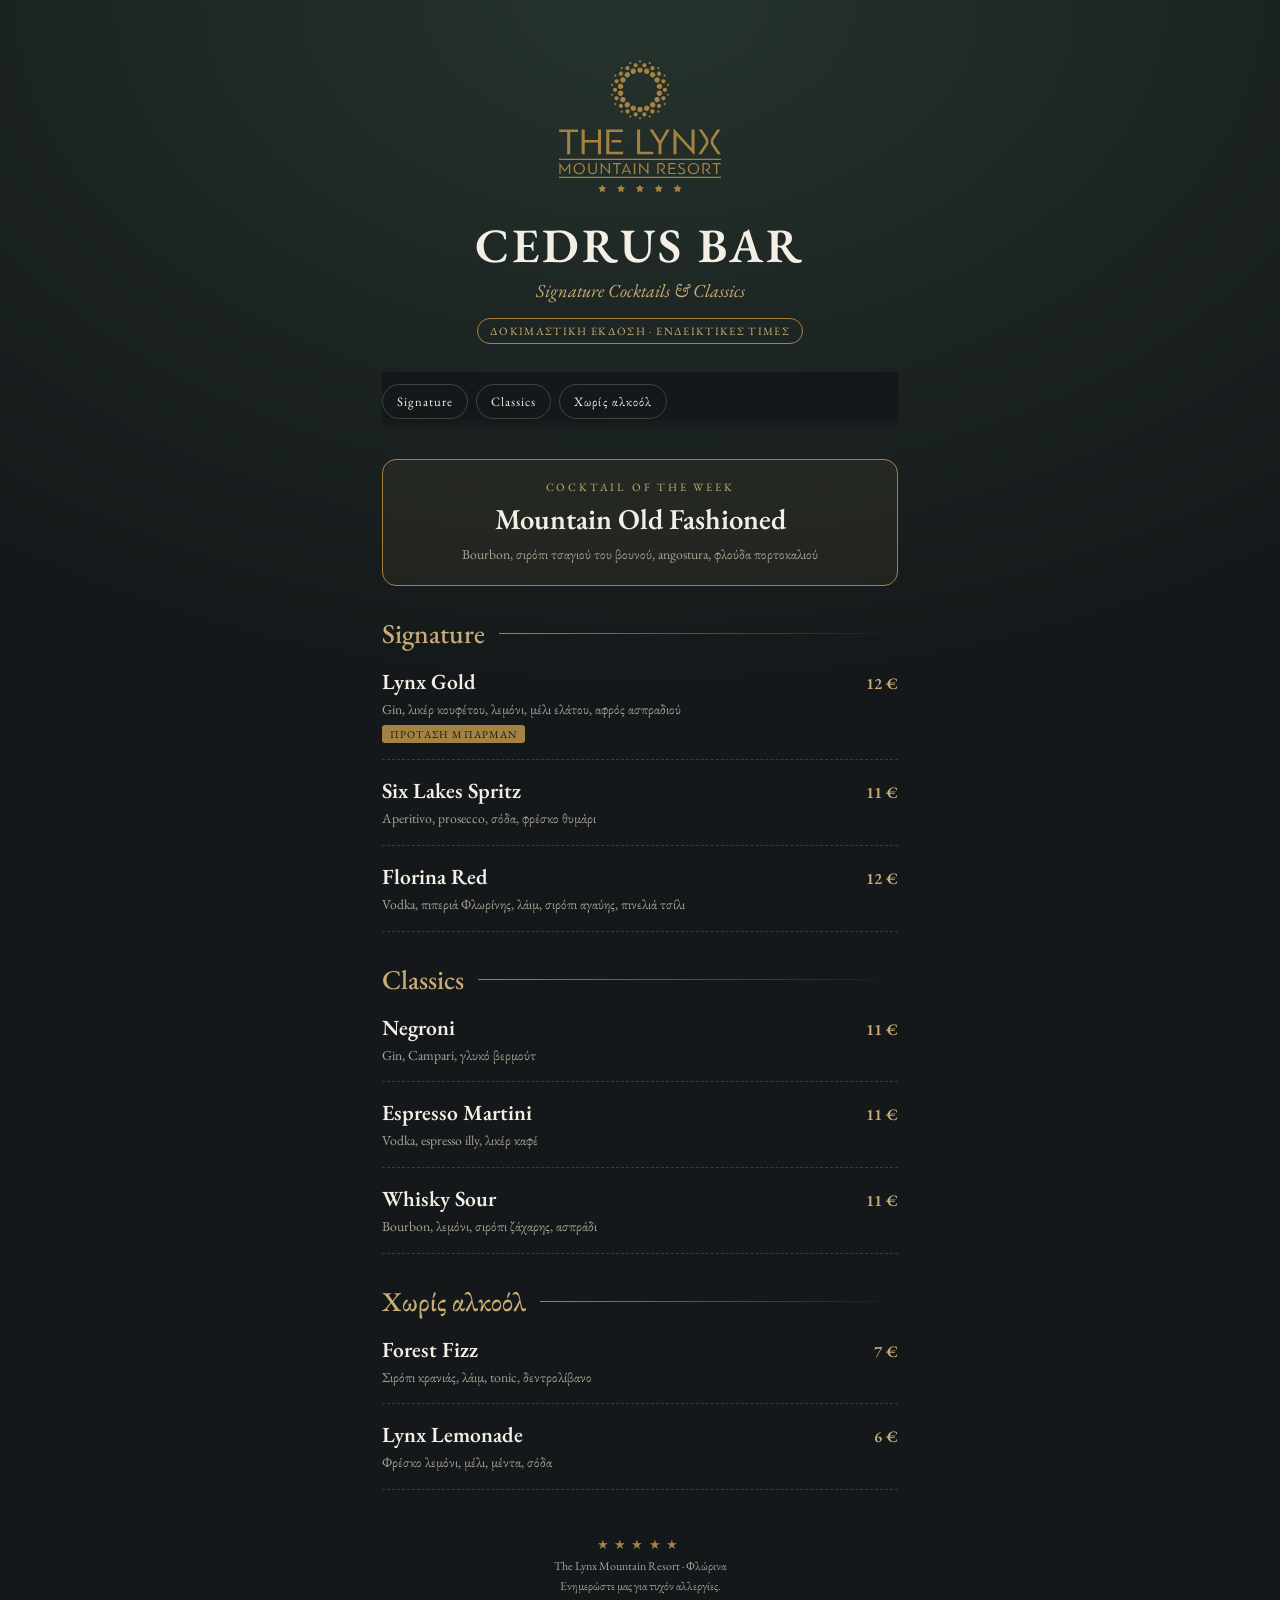
<file: index.html>
<!DOCTYPE html>
<html lang="el">
<head>
<meta charset="UTF-8">
<meta name="viewport" content="width=device-width, initial-scale=1">
<title>Cedrus Bar · The Lynx Mountain Resort</title>
<link href="assets/fonts.css" rel="stylesheet">
<style>
  :root{
    --gold:#A48242; --gold-soft:#c9ad74; --ink:#14181a; --forest:#1c2622;
    --cream:#f4efe4; --muted:#a9a596;
  }
  *{box-sizing:border-box;margin:0;padding:0}
  body{
    background:radial-gradient(120% 60% at 50% 0%, #26332d 0%, var(--ink) 70%);
    color:var(--cream); font-family:'EB Garamond',serif; min-height:100vh;
  }
  .wrap{max-width:560px;margin:0 auto;padding:28px 22px 60px}
  header{text-align:center;padding:26px 0 18px}
  .logo{width:170px;height:auto;display:block;margin:0 auto 18px}
  .brand{letter-spacing:.32em;font-size:.72rem;color:var(--gold-soft);text-transform:uppercase}
  h1{font-family:'EB Garamond',serif;font-weight:600;font-size:3rem;letter-spacing:.06em;margin:10px 0 2px;color:var(--cream)}
  .sub{font-family:'EB Garamond',serif;font-style:italic;color:var(--gold-soft);font-size:1.15rem}
  .demo{display:inline-block;margin-top:16px;padding:5px 12px;border:1px solid var(--gold);border-radius:20px;font-size:.7rem;letter-spacing:.12em;color:var(--gold-soft);text-transform:uppercase}

  nav{position:sticky;top:0;z-index:5;display:flex;gap:8px;overflow-x:auto;padding:12px 0;margin:10px 0 6px;
      background:linear-gradient(var(--ink) 75%, transparent)}
  nav a{flex:none;text-decoration:none;color:var(--cream);font-size:.8rem;letter-spacing:.08em;padding:8px 14px;border:1px solid #3a463f;border-radius:20px;white-space:nowrap}
  nav a:hover{border-color:var(--gold);color:var(--gold-soft)}

  section{margin-top:30px}
  h2{font-family:'EB Garamond',serif;font-weight:500;font-size:1.7rem;color:var(--gold-soft);display:flex;align-items:center;gap:14px}
  h2::after{content:"";flex:1;height:1px;background:linear-gradient(90deg,var(--gold),transparent)}
  .item{padding:16px 0;border-bottom:1px dashed #33403a}
  .row{display:flex;justify-content:space-between;align-items:baseline;gap:12px}
  .name{font-family:'EB Garamond',serif;font-size:1.35rem;font-weight:600}
  .price{color:var(--gold-soft);font-weight:600;white-space:nowrap}
  .desc{color:var(--muted);font-size:.86rem;margin-top:4px;line-height:1.5}
  .tag{display:inline-block;margin-top:6px;font-size:.66rem;letter-spacing:.1em;text-transform:uppercase;color:var(--ink);background:var(--gold);padding:2px 8px;border-radius:3px}

  .cotw{margin-top:28px;padding:20px;border:1px solid var(--gold);border-radius:14px;background:rgba(164,130,66,.08);text-align:center}
  .cotw .k{font-size:.7rem;letter-spacing:.25em;text-transform:uppercase;color:var(--gold-soft)}
  .cotw .name{font-size:1.8rem;margin:6px 0}

  footer{text-align:center;margin-top:44px;color:var(--muted);font-size:.75rem;line-height:1.7}
  footer .stars{color:var(--gold);letter-spacing:.4em;font-size:.8rem}
</style>
</head>
<body>
<div class="wrap">

  <header>
    <img class="logo" src="assets/lynx-logo.svg" alt="The Lynx Mountain Resort">
    <h1>CEDRUS BAR</h1>
    <div class="sub">Signature Cocktails &amp; Classics</div>
    <div class="demo">Δοκιμαστική έκδοση · ενδεικτικές τιμές</div>
  </header>

  <nav>
    <a href="#signature">Signature</a>
    <a href="#classics">Classics</a>
    <a href="#zero">Χωρίς αλκοόλ</a>
  </nav>

  <div class="cotw">
    <div class="k">Cocktail of the Week</div>
    <div class="name">Mountain Old Fashioned</div>
    <div class="desc">Bourbon, σιρόπι τσαγιού του βουνού, angostura, φλούδα πορτοκαλιού</div>
  </div>

  <section id="signature">
    <h2>Signature</h2>
    <div class="item">
      <div class="row"><span class="name">Lynx Gold</span><span class="price">12 €</span></div>
      <div class="desc">Gin, λικέρ κουφέτου, λεμόνι, μέλι ελάτου, αφρός ασπραδιού</div>
      <span class="tag">Πρόταση μπάρμαν</span>
    </div>
    <div class="item">
      <div class="row"><span class="name">Six Lakes Spritz</span><span class="price">11 €</span></div>
      <div class="desc">Aperitivo, prosecco, σόδα, φρέσκο θυμάρι</div>
    </div>
    <div class="item">
      <div class="row"><span class="name">Florina Red</span><span class="price">12 €</span></div>
      <div class="desc">Vodka, πιπεριά Φλωρίνης, λάιμ, σιρόπι αγαύης, πινελιά τσίλι</div>
    </div>
  </section>

  <section id="classics">
    <h2>Classics</h2>
    <div class="item">
      <div class="row"><span class="name">Negroni</span><span class="price">11 €</span></div>
      <div class="desc">Gin, Campari, γλυκό βερμούτ</div>
    </div>
    <div class="item">
      <div class="row"><span class="name">Espresso Martini</span><span class="price">11 €</span></div>
      <div class="desc">Vodka, espresso illy, λικέρ καφέ</div>
    </div>
    <div class="item">
      <div class="row"><span class="name">Whisky Sour</span><span class="price">11 €</span></div>
      <div class="desc">Bourbon, λεμόνι, σιρόπι ζάχαρης, ασπράδι</div>
    </div>
  </section>

  <section id="zero">
    <h2>Χωρίς αλκοόλ</h2>
    <div class="item">
      <div class="row"><span class="name">Forest Fizz</span><span class="price">7 €</span></div>
      <div class="desc">Σιρόπι κρανιάς, λάιμ, tonic, δεντρολίβανο</div>
    </div>
    <div class="item">
      <div class="row"><span class="name">Lynx Lemonade</span><span class="price">6 €</span></div>
      <div class="desc">Φρέσκο λεμόνι, μέλι, μέντα, σόδα</div>
    </div>
  </section>

  <footer>
    <div class="stars">★★★★★</div>
    The Lynx Mountain Resort · Φλώρινα<br>
    Ενημερώστε μας για τυχόν αλλεργίες.
  </footer>

</div>
</body>
</html>
</file>
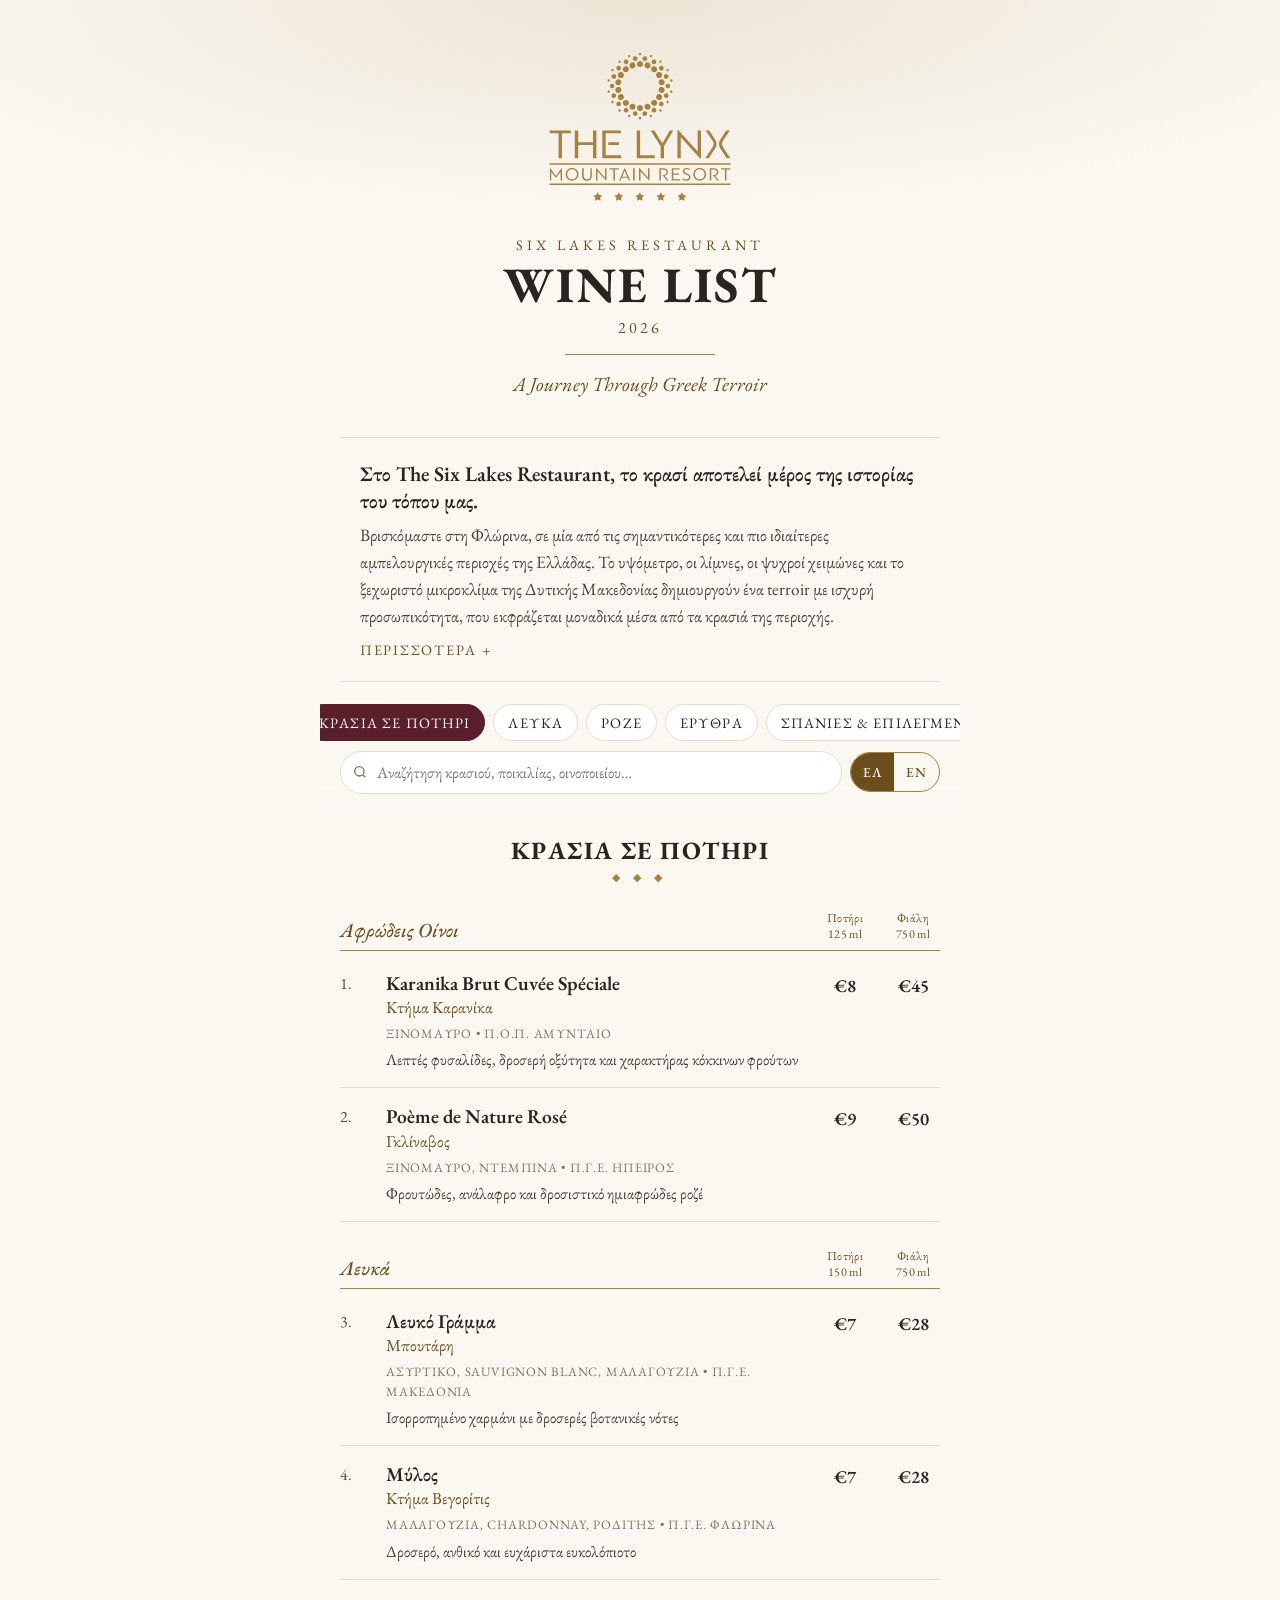
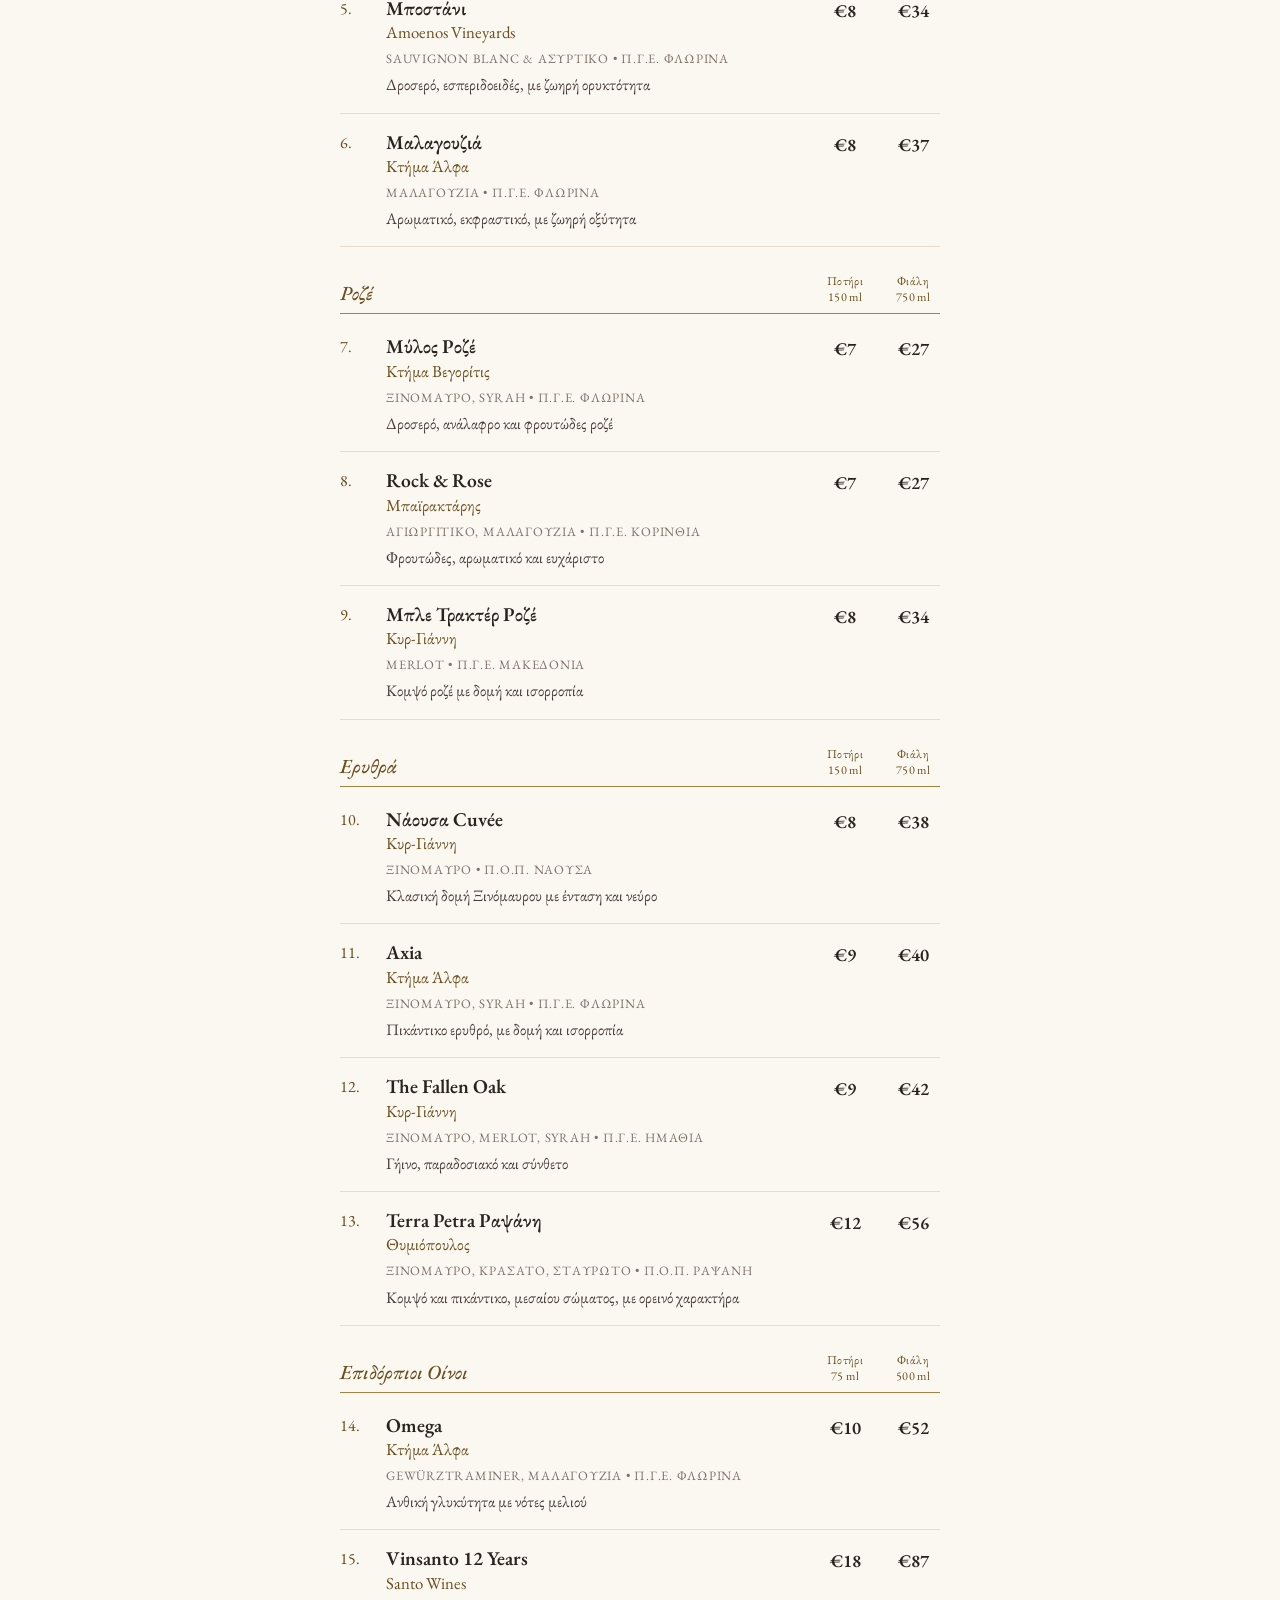
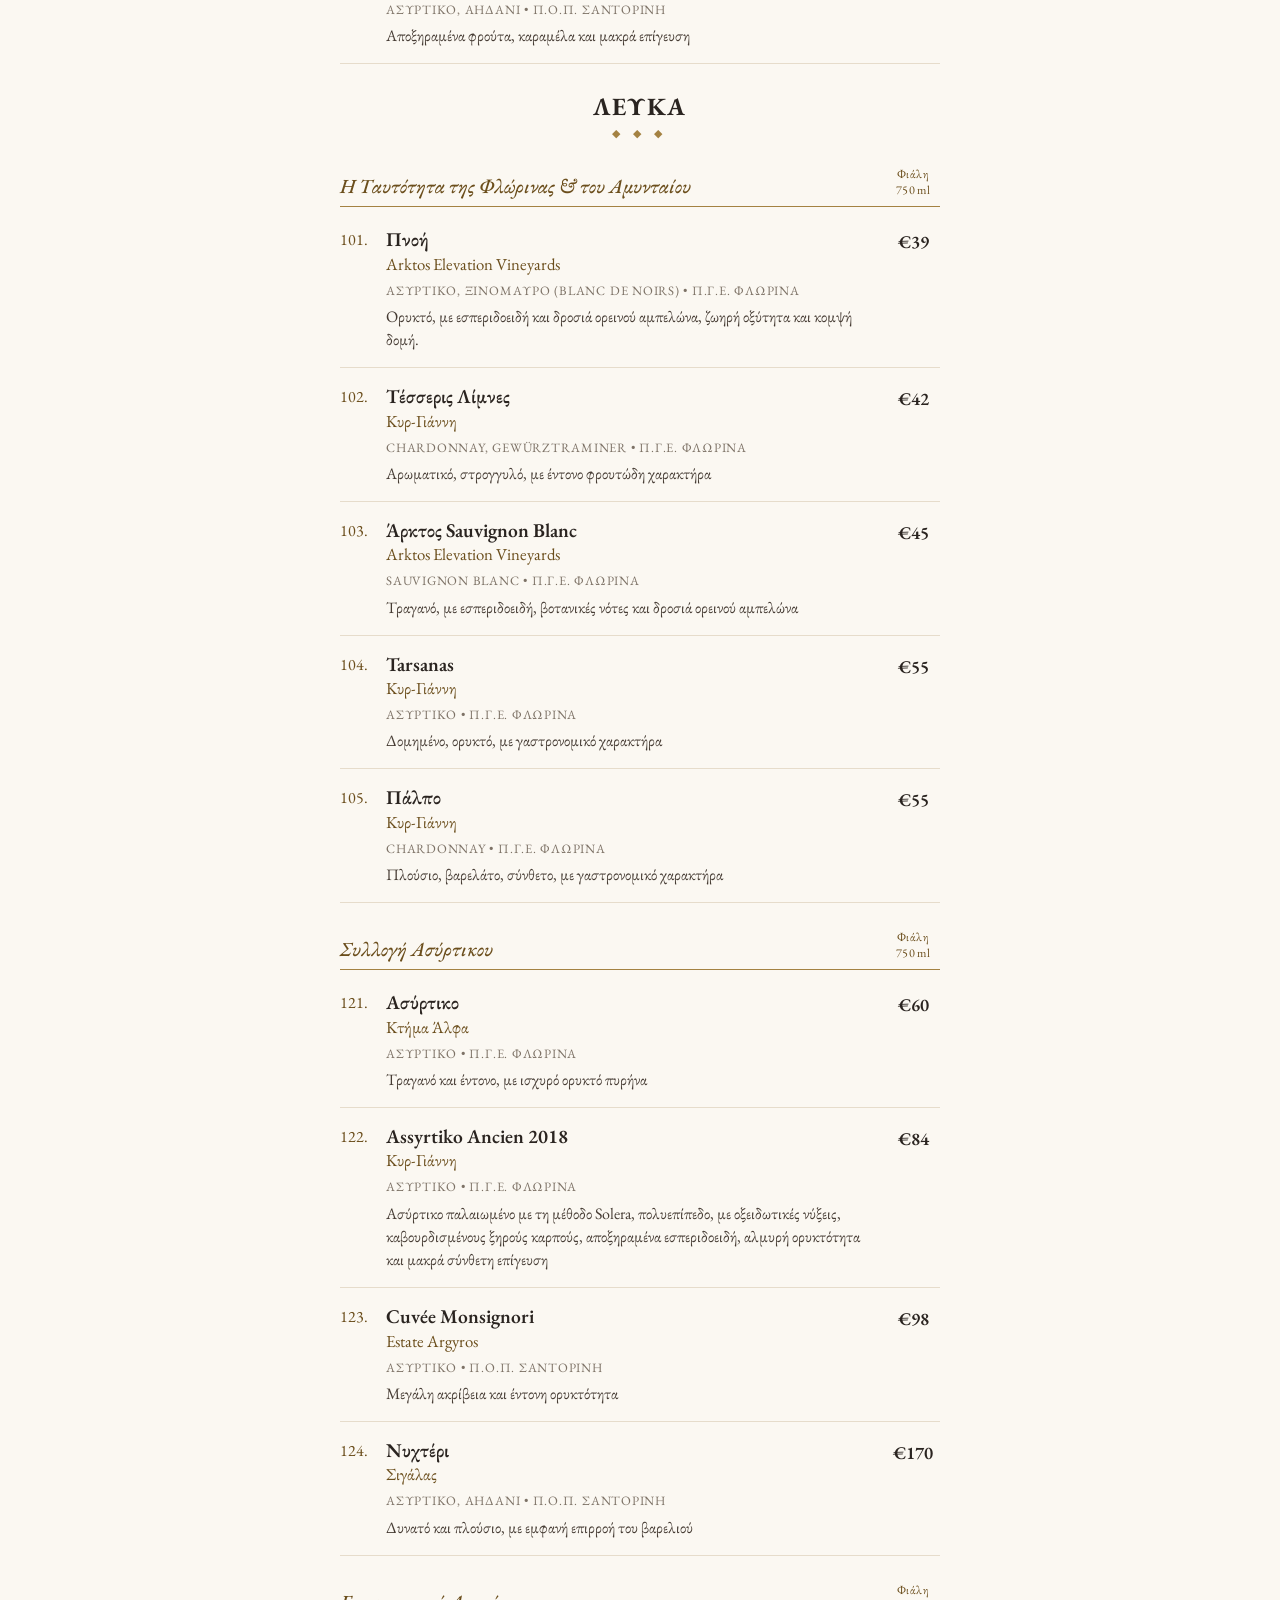
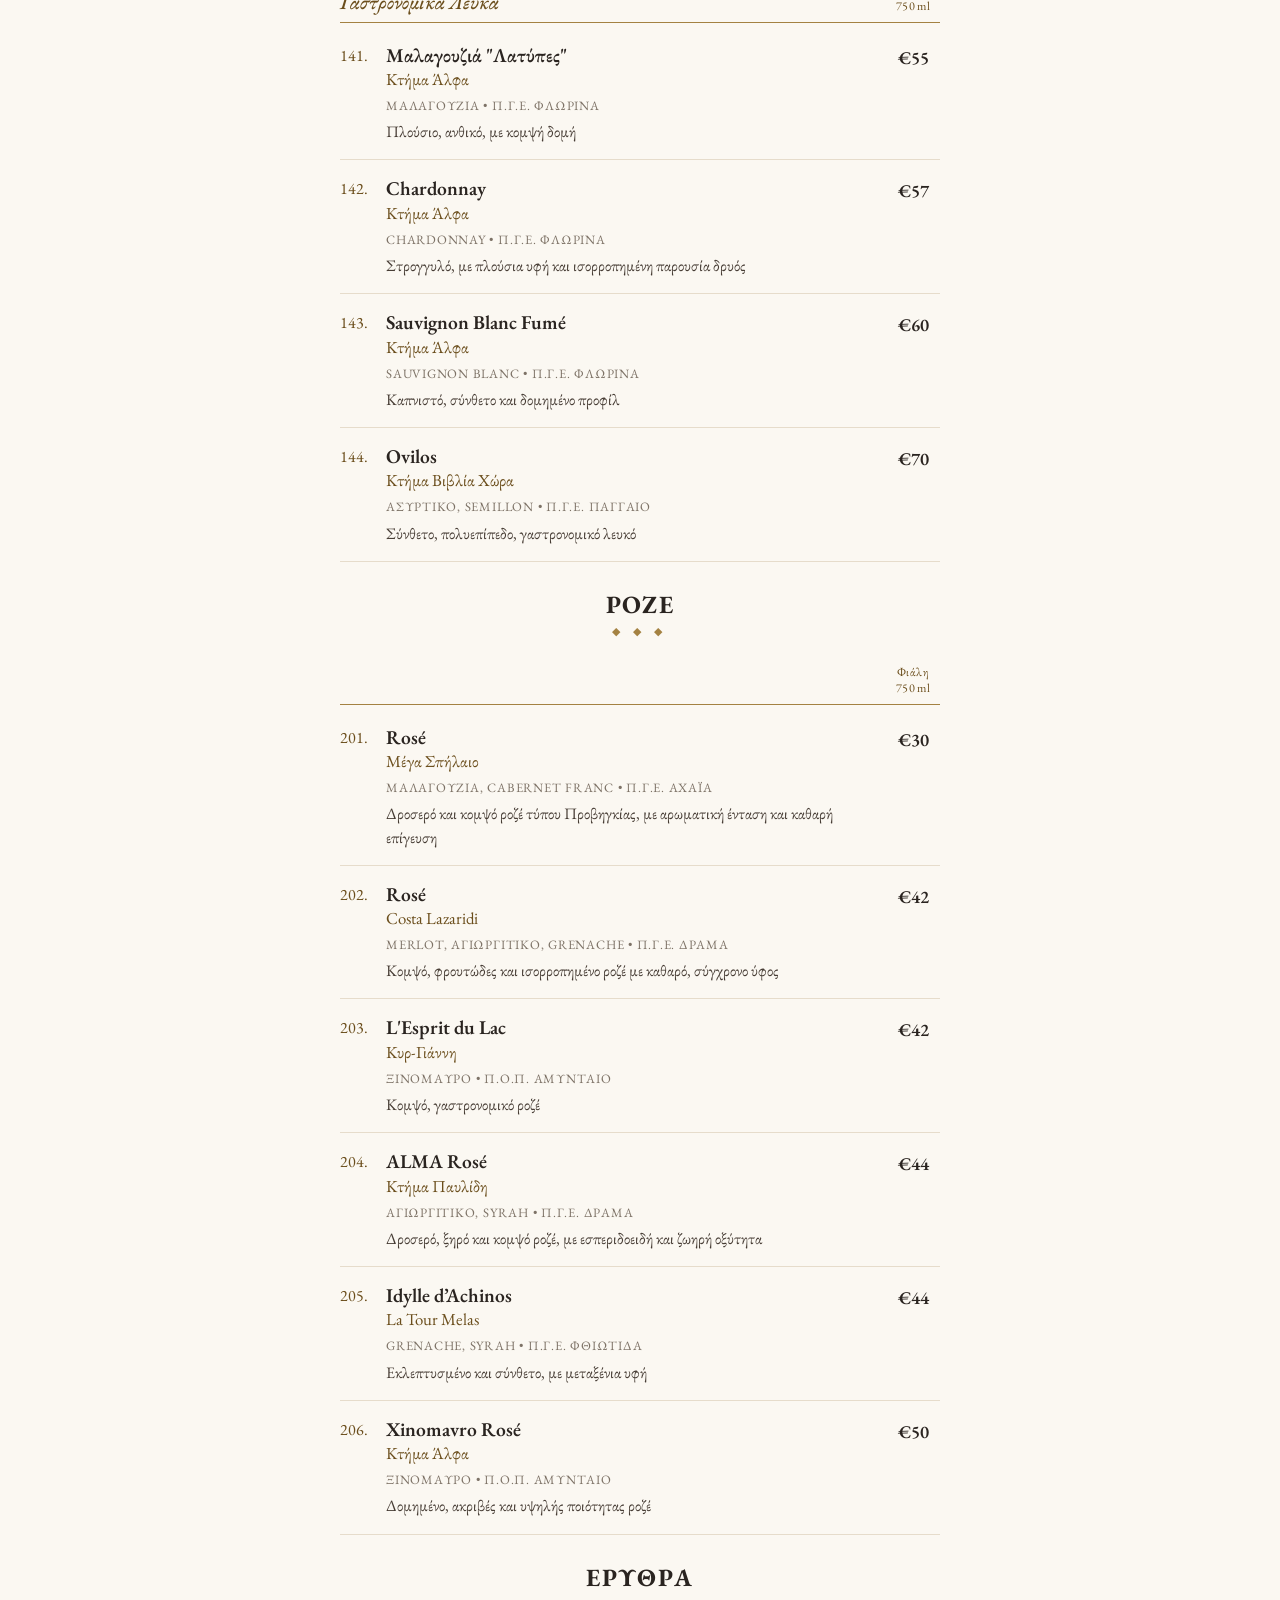
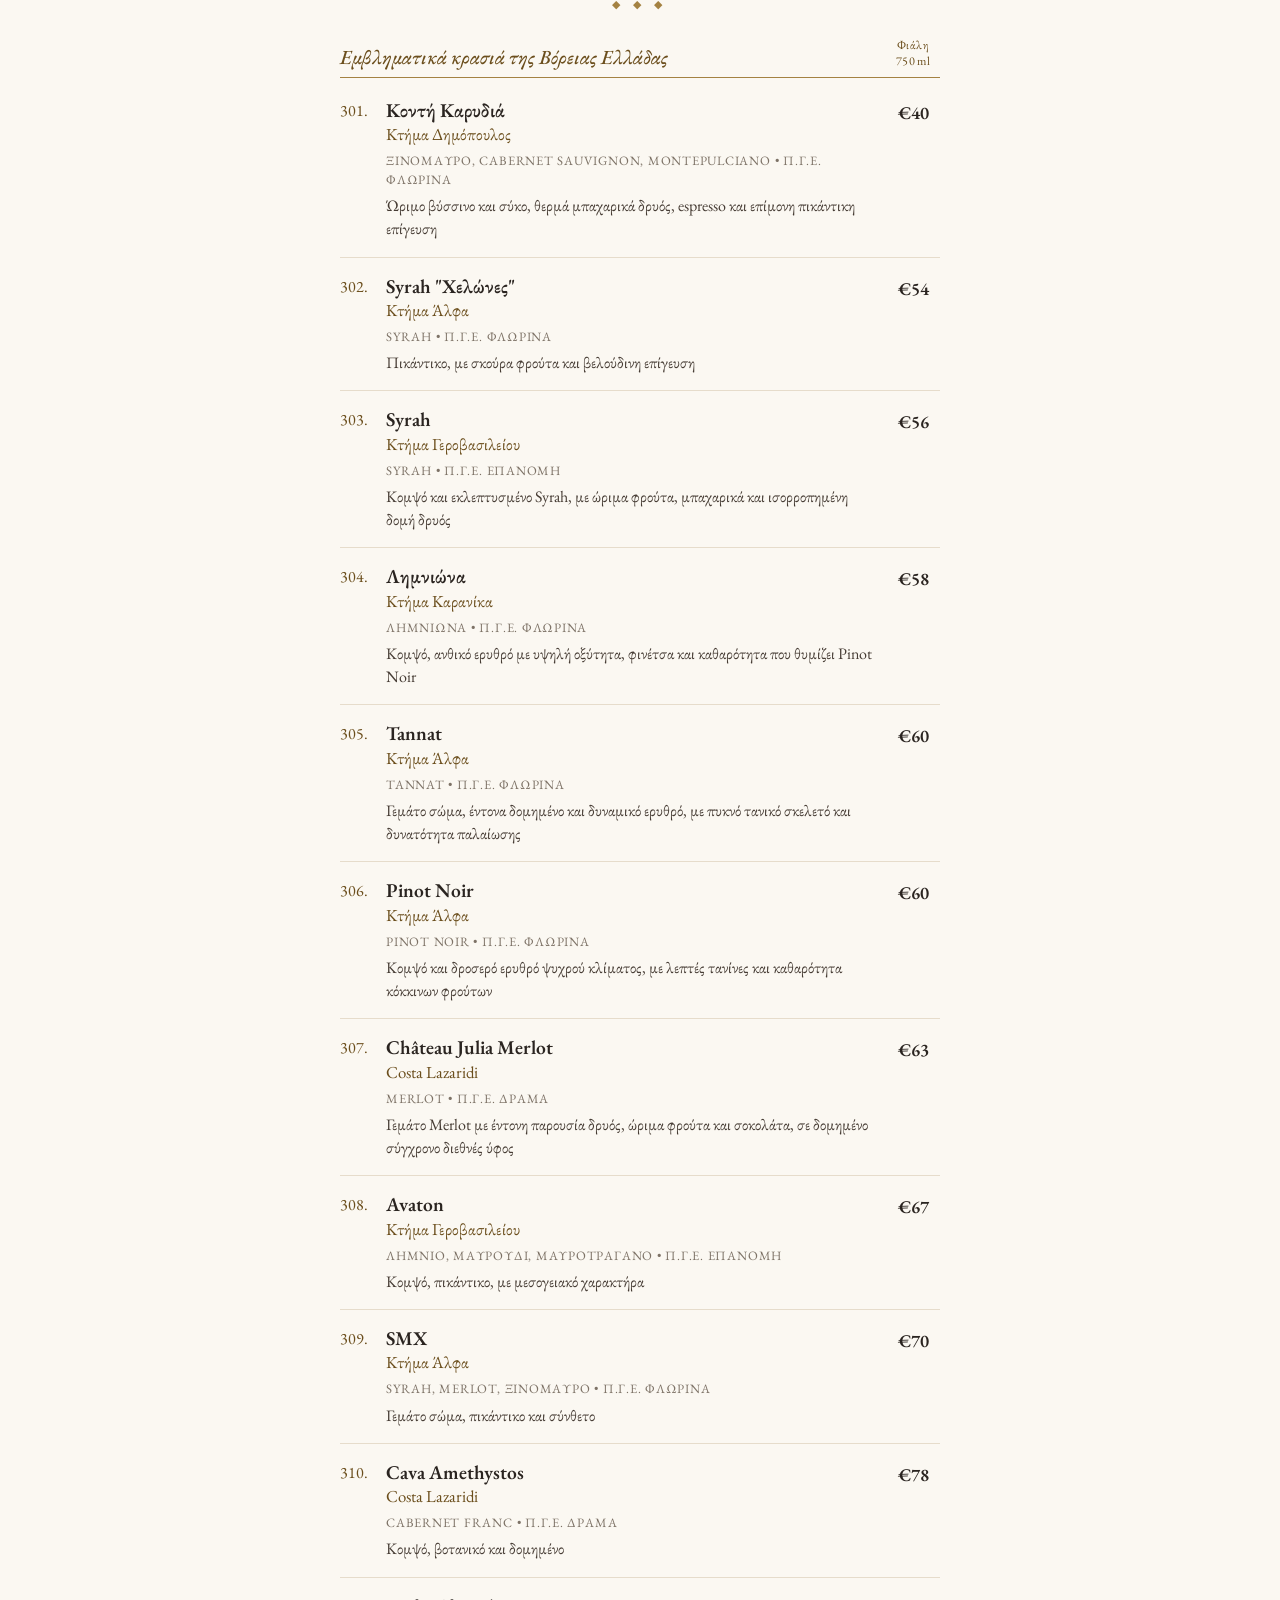
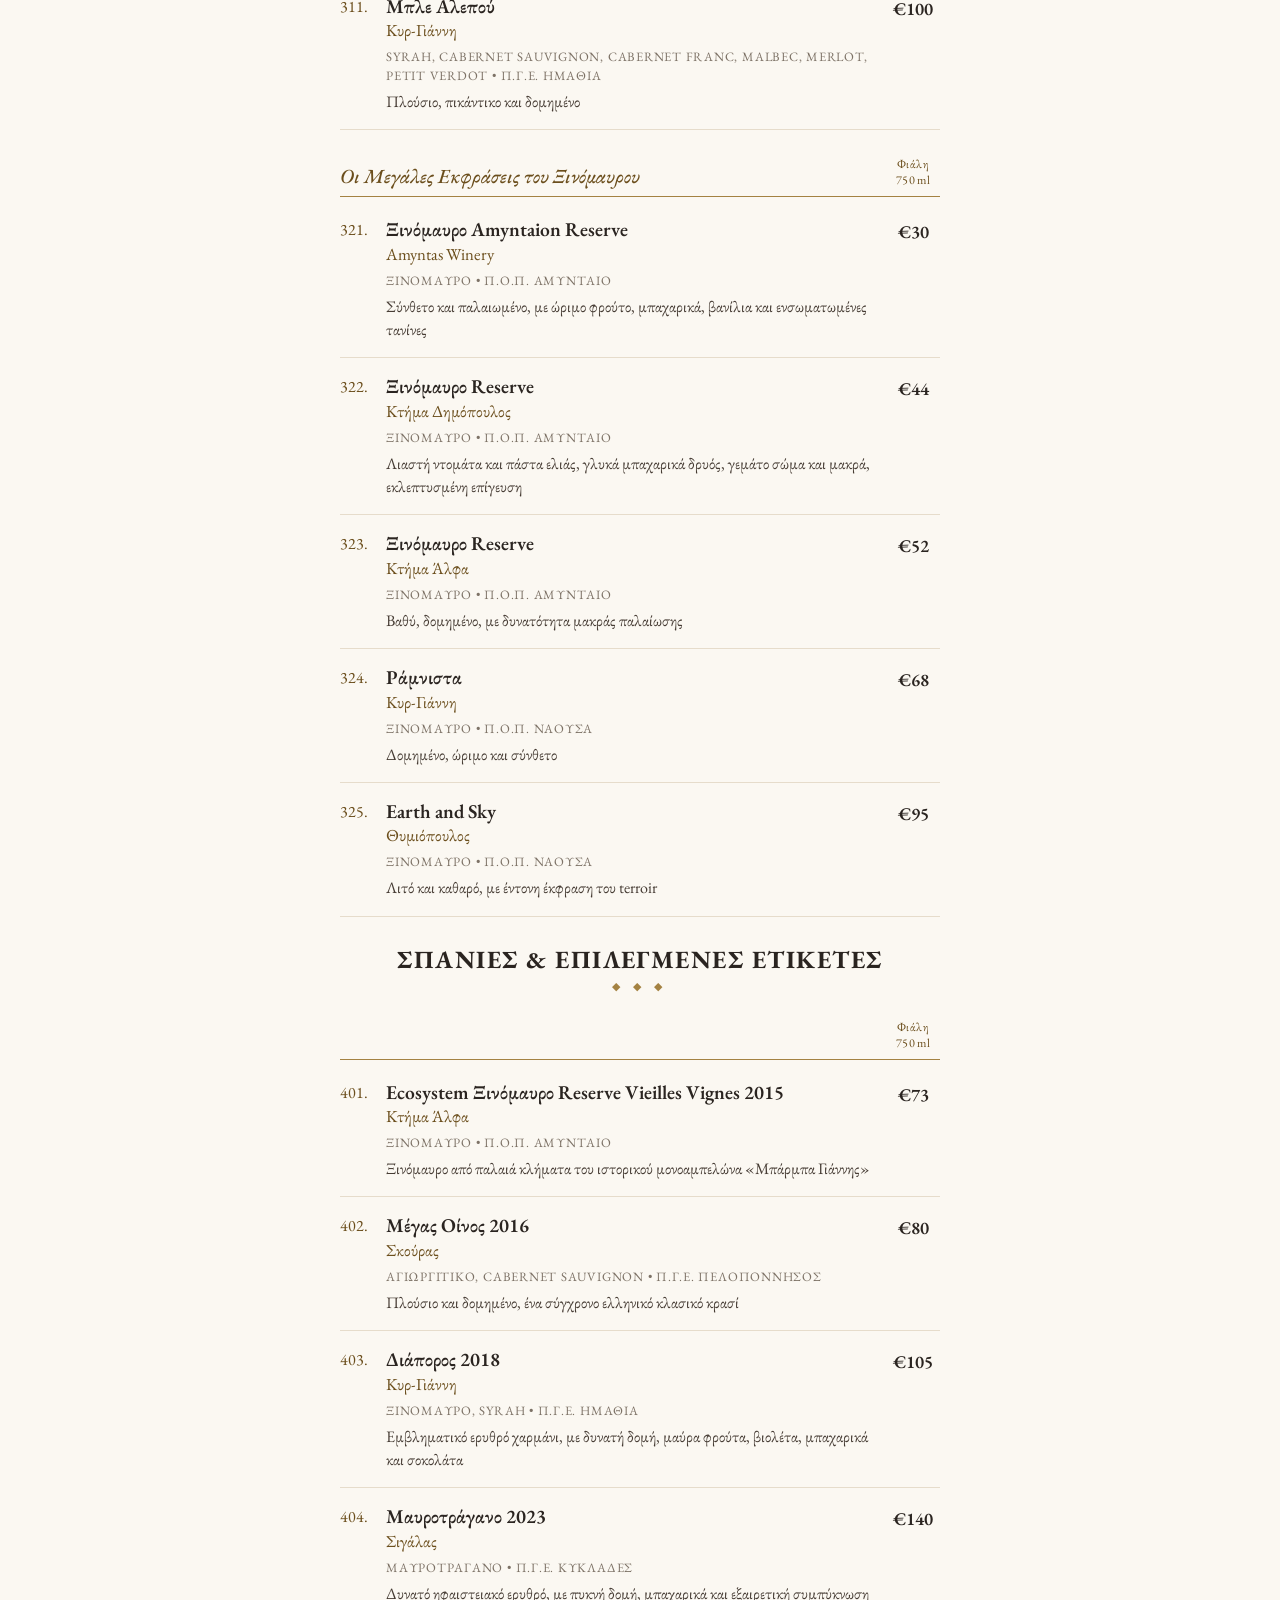
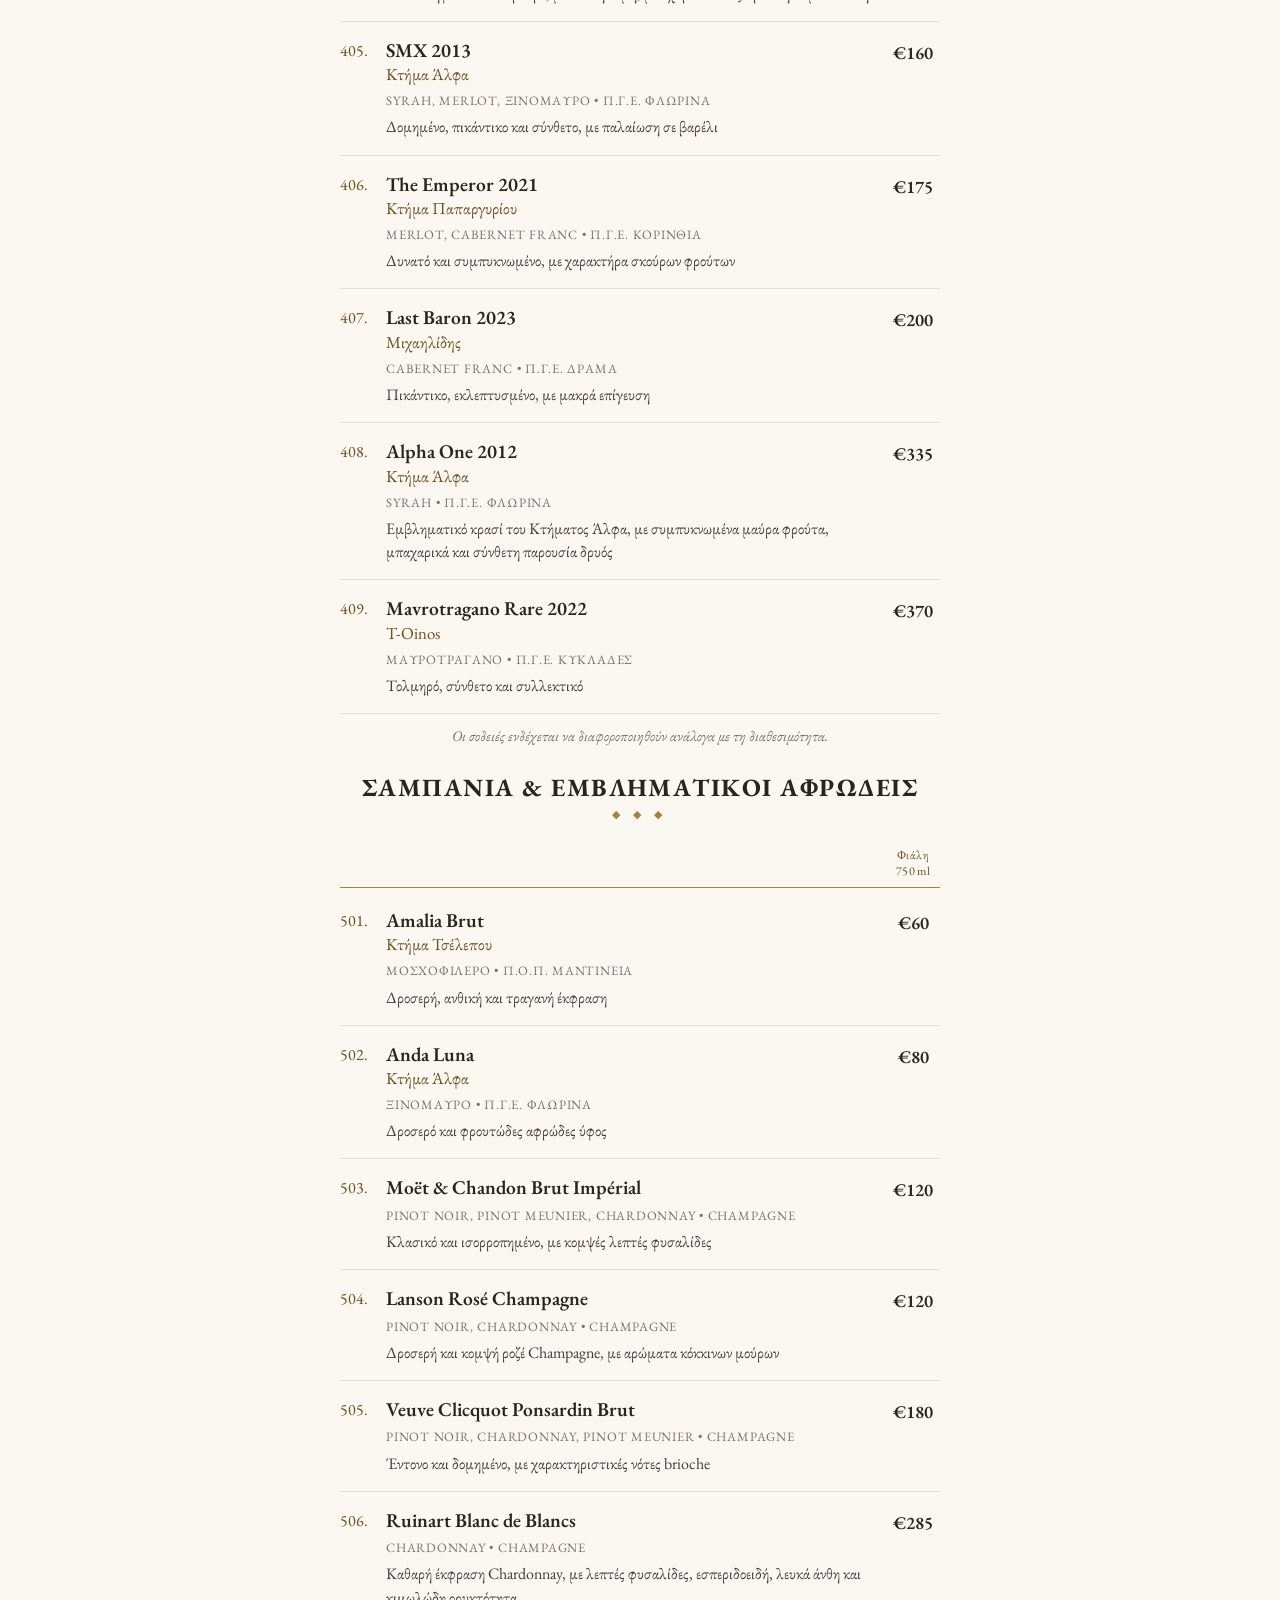
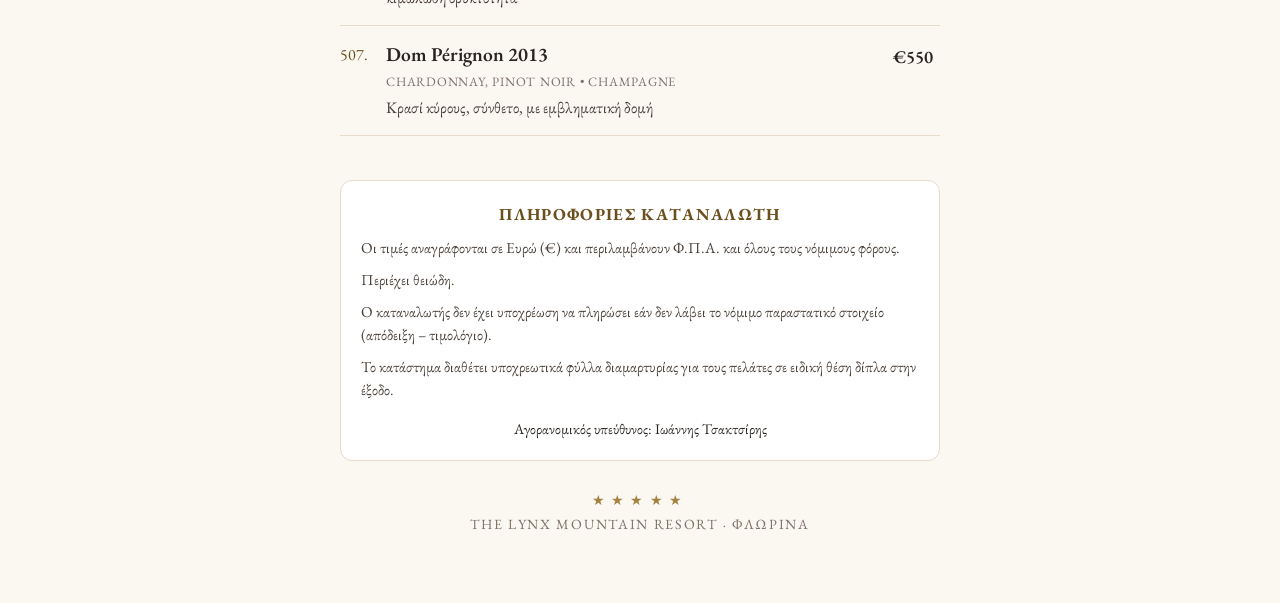
<file: wine/index.html>
<!DOCTYPE html>
<html lang="el">
<head>
<meta charset="UTF-8">
<meta name="viewport" content="width=device-width, initial-scale=1">
<title>Wine List 2026 · Six Lakes Restaurant · The Lynx Mountain Resort</title>
<link href="../assets/fonts.css" rel="stylesheet">
<style>
  :root{
    --gold:#A48242; --gold-deep:#6B4E1C; --wine:#5a1f2b; --ink:#2a2420;
    --paper:#fbf8f2; --line:#e6dccb; --muted:#7d7266;
  }
  *{box-sizing:border-box;margin:0;padding:0}
  html{scroll-behavior:smooth}
  body{background:var(--paper);color:var(--ink);font-family:'EB Garamond',serif;font-weight:400;-webkit-font-smoothing:antialiased}
  .wrap{max-width:640px;margin:0 auto;padding:0 20px 70px}

  /* Hero */
  .hero{text-align:center;padding:46px 20px 34px;background:
      radial-gradient(90% 70% at 50% 0%, rgba(164,130,66,.16), transparent 70%);}
  .hero .logo{width:190px;height:auto;display:block;margin:0 auto}
  .hero .resort{margin-top:10px;font-size:.7rem;letter-spacing:.32em;color:var(--gold-deep);text-transform:uppercase}
  .hero .rest{margin-top:30px;font-size:.9rem;letter-spacing:.28em;color:var(--gold-deep);text-transform:uppercase}
  .hero h1{font-family:'EB Garamond',serif;font-weight:700;font-size:3.1rem;letter-spacing:.04em;line-height:1;margin-top:6px}
  .hero .year{margin-top:8px;color:var(--gold-deep);font-size:1rem;letter-spacing:.2em}
  .hero .rule{width:150px;height:1px;background:var(--gold);margin:16px auto}
  .hero .tag{font-family:'EB Garamond',serif;font-style:italic;font-size:1.25rem;color:var(--gold-deep)}

  /* Language */
  .tools{display:flex;gap:8px;align-items:center;margin:10px 20px 0}
  .lang{flex:none;display:flex;border:1px solid var(--gold);border-radius:20px;overflow:hidden;background:var(--paper)}
  .lang button{border:0;background:none;padding:10px 12px;font:500 .85rem 'EB Garamond',serif;letter-spacing:.08em;color:var(--gold-deep);cursor:pointer}
  .lang button.on{background:var(--gold-deep);color:#fff}

  /* Welcome */
  .welcome{margin:6px 0 10px;padding:22px 20px;border-top:1px solid var(--line);border-bottom:1px solid var(--line)}
  .welcome h3{font-family:'EB Garamond',serif;font-size:1.3rem;font-weight:600;margin-bottom:8px}
  .welcome p{font-family:'EB Garamond',serif;font-size:1.08rem;line-height:1.55;color:#4a4038;margin-top:8px}
  .welcome details summary{cursor:pointer;color:var(--gold-deep);font-size:.9rem;letter-spacing:.12em;text-transform:uppercase;margin-top:10px;list-style:none}
  .welcome details summary::-webkit-details-marker{display:none}

  /* Nav */
  nav{position:sticky;top:0;z-index:10;background:linear-gradient(var(--paper) 82%, rgba(251,248,242,0));padding:12px 0 14px;margin:0 -20px;}
  .tabs{display:flex;gap:8px;overflow-x:auto;padding:0 20px;scrollbar-width:none}
  .tabs::-webkit-scrollbar{display:none}
  .tabs a{flex:none;text-decoration:none;color:var(--ink);font-size:.9rem;letter-spacing:.08em;text-transform:uppercase;padding:8px 14px;border:1px solid var(--line);border-radius:22px;background:#fff;white-space:nowrap}
  .tabs a.on{background:var(--wine);border-color:var(--wine);color:#fff}
  .search{flex:1;position:relative}
  .search input{width:100%;padding:10px 14px 10px 36px;border:1px solid var(--line);border-radius:22px;background:#fff;font:400 1rem 'EB Garamond',serif;color:var(--ink);outline:none}
  .search input:focus{border-color:var(--gold)}
  .search svg{position:absolute;left:12px;top:50%;transform:translateY(-50%);width:16px;height:16px;stroke:var(--muted)}

  /* Sections */
  section{padding-top:26px;scroll-margin-top:110px}
  .sec-title{text-align:center;margin-bottom:6px}
  .sec-title .gr{font-family:'EB Garamond',serif;font-weight:700;font-size:1.55rem;letter-spacing:.06em;text-transform:uppercase}
  .sec-title .orn{color:var(--gold);letter-spacing:.5em;font-size:.7rem;margin-top:4px}
  .sub{display:flex;align-items:flex-end;justify-content:space-between;gap:12px;margin:26px 0 4px;padding-bottom:8px;border-bottom:1px solid var(--gold)}
  .sub h4{font-family:'EB Garamond',serif;font-style:italic;font-weight:500;font-size:1.25rem;color:var(--gold-deep);line-height:1.2}
  .sub .cols{display:flex;gap:14px;font-size:.76rem;color:var(--gold-deep);text-align:center;letter-spacing:.04em;flex:none}
  .sub .cols span{width:54px}

  .wine{display:flex;gap:12px;padding:16px 0;border-bottom:1px solid var(--line)}
  .wine .code{flex:none;width:34px;font-family:'EB Garamond',serif;font-size:1rem;color:var(--gold-deep);padding-top:2px}
  .wine .body{flex:1;min-width:0}
  .wine .name{font-family:'EB Garamond',serif;font-size:1.22rem;font-weight:600;line-height:1.25}
  .wine .prod{font-family:'EB Garamond',serif;font-size:1.05rem;color:var(--gold-deep);margin-top:1px}
  .wine .grapes{font-size:.8rem;letter-spacing:.06em;color:var(--muted);margin-top:6px;line-height:1.5}
  .wine .desc{font-size:1rem;line-height:1.45;color:#463c34;margin-top:5px}
  .wine .prices{flex:none;display:flex;gap:14px;text-align:center;padding-top:3px}
  .wine .prices div{width:54px;font-weight:600;font-size:1.12rem}
  .wine .prices small{display:block;font-size:.66rem;color:var(--muted);letter-spacing:.06em;font-weight:400;text-transform:uppercase}
  .hidden{display:none!important}
  .empty{text-align:center;color:var(--muted);padding:40px 0;font-style:italic}

  .vint{font-size:.92rem;color:var(--muted);font-style:italic;margin-top:12px;text-align:center}

  /* Info */
  .info{margin-top:44px;padding:22px 20px;background:#fff;border:1px solid var(--line);border-radius:12px}
  .info h5{font-family:'EB Garamond',serif;font-size:1.05rem;letter-spacing:.08em;text-transform:uppercase;text-align:center;color:var(--gold-deep);margin-bottom:12px}
  .info p{font-size:.95rem;line-height:1.55;color:#4a4038;margin-top:8px}
  .info .resp{text-align:center;margin-top:16px;font-size:.92rem}
  footer{text-align:center;margin-top:30px;color:var(--muted);font-size:.88rem;letter-spacing:.12em}
  footer .stars{color:var(--gold);letter-spacing:.45em;margin-bottom:6px}

  @media (max-width:420px){
    .hero h1{font-size:2.5rem}
    .wine .prices{gap:6px}.wine .prices div,.sub .cols span{width:46px}
    .sub .cols{gap:6px}
    .wine .code{width:28px;font-size:.92rem}
  }
</style>
</head>
<body>


<header class="hero">
  <img class="logo" src="../assets/lynx-logo.svg" alt="The Lynx Mountain Resort">
  <div class="rest">Six Lakes Restaurant</div>
  <h1>WINE LIST</h1>
  <div class="year">2026</div>
  <div class="rule"></div>
  <div class="tag">A Journey Through Greek Terroir</div>
</header>

<div class="wrap">

  <div class="welcome">
    <div data-gr>
      <h3>Στο The Six Lakes Restaurant, το κρασί αποτελεί μέρος της ιστορίας του τόπου μας.</h3>
      <p>Βρισκόμαστε στη Φλώρινα, σε μία από τις σημαντικότερες και πιο ιδιαίτερες αμπελουργικές περιοχές της Ελλάδας. Το υψόμετρο, οι λίμνες, οι ψυχροί χειμώνες και το ξεχωριστό μικροκλίμα της Δυτικής Μακεδονίας δημιουργούν ένα terroir με ισχυρή προσωπικότητα, που εκφράζεται μοναδικά μέσα από τα κρασιά της περιοχής.</p>
      <details><summary>Περισσότερα +</summary>
        <p>Η Wine List μας ξεκινά, φυσικά, από τη Φλώρινα και το Αμύνταιο, με ιδιαίτερη αναφορά στο Ξινόμαυρο, αλλά ταξιδεύει στη συνέχεια σε σημαντικούς αμπελώνες και οινοποιούς από ολόκληρη την Ελλάδα.</p>
        <p>Από το Ασύρτικο της Σαντορίνης και τις γηγενείς ποικιλίες της Βόρειας Ελλάδας μέχρι σπάνιες και επιλεγμένες ετικέτες και εμβληματικά κρασιά του σύγχρονου ελληνικού αμπελώνα, κάθε επιλογή έχει τη δική της θέση και ιστορία.</p>
        <p>Η φιλοσοφία μας είναι απλή: να σας προσφέρουμε όχι απλώς ένα κρασί, αλλά έναν τόπο, έναν άνθρωπο και μία ιστορία μέσα σε κάθε ποτήρι.</p>
        <p>Καλώς ήρθατε στο δικό μας ταξίδι μέσα από το ελληνικό terroir.</p>
      </details>
    </div>
    <div data-en class="hidden">
      <h3>At The Six Lakes Restaurant, wine is part of the story of our land.</h3>
      <p>We are in Florina, one of Greece’s most distinctive wine regions. Altitude, lakes, cold winters and the unique climate of Western Macedonia create a remarkable terroir, expressed through wines of character and identity.</p>
      <details><summary>More +</summary>
        <p>Our Wine List naturally begins with Florina and Amyndeon, with a special place for Xinomavro, before continuing its journey through some of Greece’s most important vineyards and winemakers.</p>
        <p>From Santorini’s Assyrtiko and the indigenous varieties of Northern Greece to rare and carefully selected labels and iconic expressions of contemporary Greek winemaking, every bottle has been chosen to tell its own story.</p>
        <p>Our philosophy is simple: to offer you not simply a wine, but a place, a person and a story in every glass.</p>
        <p>Welcome to our journey through Greek terroir.</p>
      </details>
    </div>
  </div>

  <nav>
    <div class="tabs" id="tabs"></div>
    <div class="tools">
    <div class="search">
      <svg viewBox="0 0 24 24" fill="none" stroke-width="2"><circle cx="11" cy="11" r="7"/><path d="M20 20l-3.5-3.5"/></svg>
      <input id="q" type="search" placeholder="Αναζήτηση κρασιού, ποικιλίας, οινοποιείου…">
    </div>
    <div class="lang"><button data-l="gr" class="on">ΕΛ</button><button data-l="en">EN</button></div>
    </div>
  </nav>

  <main id="list"></main>
  <div id="empty" class="empty hidden"></div>

  <div class="info">
    <h5 data-gr>Πληροφορίες καταναλωτή</h5><h5 data-en class="hidden">Guest information</h5>
    <p data-gr>Οι τιμές αναγράφονται σε Ευρώ (€) και περιλαμβάνουν Φ.Π.Α. και όλους τους νόμιμους φόρους.</p>
    <p data-en class="hidden">All prices are in Euro (€) and include VAT and all applicable taxes.</p>
    <p data-gr>Περιέχει θειώδη.</p><p data-en class="hidden">Contains sulphites.</p>
    <p data-gr>Ο καταναλωτής δεν έχει υποχρέωση να πληρώσει εάν δεν λάβει το νόμιμο παραστατικό στοιχείο (απόδειξη – τιμολόγιο).</p>
    <p data-en class="hidden">Consumer is not obliged to pay if the notice of payment (receipt – invoice) has not been received.</p>
    <p data-gr>Το κατάστημα διαθέτει υποχρεωτικά φύλλα διαμαρτυρίας για τους πελάτες σε ειδική θέση δίπλα στην έξοδο.</p>
    <p data-en class="hidden">The establishment is required to provide complaint forms for customers in a designated location next to the exit.</p>
    <div class="resp"><span data-gr>Αγορανομικός υπεύθυνος: Ιωάννης Τσακτσίρης</span><span data-en class="hidden">Person responsible for regulatory compliance: Ioannis Tsaktsiris</span></div>
  </div>

  <footer>
    <div class="stars">★★★★★</div>
    THE LYNX MOUNTAIN RESORT · <span data-gr>ΦΛΩΡΙΝΑ</span><span data-en class="hidden">FLORINA</span>
  </footer>
</div>

<script>
const WINES = [{"code": 1, "section": "glass", "sub": ["Αφρώδεις Οίνοι", "Sparkling"], "name_gr": "Karanika Brut Cuvée Spéciale", "prod_gr": "Κτήμα Καρανίκα", "name_en": "Karanika Brut Cuvée Spéciale", "prod_en": "Domaine Karanika", "glass": 8, "bottle": 45, "grapes_gr": "ΞΙΝΟΜΑΥΡΟ • Π.Ο.Π. ΑΜΥΝΤΑΙΟ", "grapes_en": "XINOMAVRO • PDO AMYNDEON", "desc_gr": "Λεπτές φυσαλίδες, δροσερή οξύτητα και χαρακτήρας κόκκινων φρούτων", "desc_en": "Fine mousse, fresh acidity, red fruit character", "sizes": ["125 ml", "750 ml"]}, {"code": 2, "section": "glass", "sub": ["Αφρώδεις Οίνοι", "Sparkling"], "name_gr": "Poème de Nature Rosé", "prod_gr": "Γκλίναβος", "name_en": "Poème de Nature Rosé", "prod_en": "Glinavos Estate", "glass": 9, "bottle": 50, "grapes_gr": "ΞΙΝΟΜΑΥΡΟ, ΝΤΕΜΠΙΝΑ • Π.Γ.Ε. ΗΠΕΙΡΟΣ", "grapes_en": "XINOMAVRO, DEBINA • PGI EPIRUS", "desc_gr": "Φρουτώδες, ανάλαφρο και δροσιστικό ημιαφρώδες ροζέ", "desc_en": "Fruity, light, refreshing semi-sparkling rosé", "sizes": ["125 ml", "750 ml"]}, {"code": 3, "section": "glass", "sub": ["Λευκά", "White"], "name_gr": "Λευκό Γράμμα", "prod_gr": "Μπουτάρη", "name_en": "Lefko Gramma", "prod_en": "Boutari", "glass": 7, "bottle": 28, "grapes_gr": "ΑΣΥΡΤΙΚΟ, SAUVIGNON BLANC, ΜΑΛΑΓΟΥΖΙΑ • Π.Γ.Ε. ΜΑΚΕΔΟΝΙΑ", "grapes_en": "ASSYRTIKO, SAUVIGNON BLANC, MALAGOUZIA • PGI MACEDONIA", "desc_gr": "Ισορροπημένο χαρμάνι με δροσερές βοτανικές νότες", "desc_en": "Balanced blend with herbal freshness", "sizes": ["150 ml", "750 ml"]}, {"code": 4, "section": "glass", "sub": ["Λευκά", "White"], "name_gr": "Μύλος", "prod_gr": "Κτήμα Βεγορίτις", "name_en": "Mylos", "prod_en": "Vegoritis Winery", "glass": 7, "bottle": 28, "grapes_gr": "ΜΑΛΑΓΟΥΖΙΑ, CHARDONNAY, ΡΟΔΙΤΗΣ • Π.Γ.Ε. ΦΛΩΡΙΝΑ", "grapes_en": "MALAGOUZIA, CHARDONNAY, RODITIS • PGI FLORINA", "desc_gr": "Δροσερό, ανθικό και ευχάριστα ευκολόπιοτο", "desc_en": "Fresh, floral, easy-drinking style", "sizes": ["150 ml", "750 ml"]}, {"code": 5, "section": "glass", "sub": ["Λευκά", "White"], "name_gr": "Μποστάνι", "prod_gr": "Amoenos Vineyards", "name_en": "Bostani", "prod_en": "Amoenos Vineyards", "glass": 8, "bottle": 34, "grapes_gr": "SAUVIGNON BLANC & ΑΣΥΡΤΙΚΟ • Π.Γ.Ε. ΦΛΩΡΙΝΑ", "grapes_en": "SAUVIGNON BLANC & ASSYRTIKO • PGI FLORINA", "desc_gr": "Δροσερό, εσπεριδοειδές, με ζωηρή ορυκτότητα", "desc_en": "Fresh, citrusy, vibrant minerality", "sizes": ["150 ml", "750 ml"]}, {"code": 6, "section": "glass", "sub": ["Λευκά", "White"], "name_gr": "Μαλαγουζιά", "prod_gr": "Κτήμα Άλφα", "name_en": "Malagouzia", "prod_en": "Alpha Estate", "glass": 8, "bottle": 37, "grapes_gr": "ΜΑΛΑΓΟΥΖΙΑ • Π.Γ.Ε. ΦΛΩΡΙΝΑ", "grapes_en": "MALAGOUZIA • PGI FLORINA", "desc_gr": "Αρωματικό, εκφραστικό, με ζωηρή οξύτητα", "desc_en": "Aromatic, expressive, crisp acidity", "sizes": ["150 ml", "750 ml"]}, {"code": 7, "section": "glass", "sub": ["Ροζέ", "Rosé"], "name_gr": "Μύλος Ροζέ", "prod_gr": "Κτήμα Βεγορίτις", "name_en": "Mylos Rosé", "prod_en": "Vegoritis Winery", "glass": 7, "bottle": 27, "grapes_gr": "ΞΙΝΟΜΑΥΡΟ, SYRAH • Π.Γ.Ε. ΦΛΩΡΙΝΑ", "grapes_en": "XINOMAVRO, SYRAH • PGI FLORINA", "desc_gr": "Δροσερό, ανάλαφρο και φρουτώδες ροζέ", "desc_en": "Fresh, light, fruity rosé", "sizes": ["150 ml", "750 ml"]}, {"code": 8, "section": "glass", "sub": ["Ροζέ", "Rosé"], "name_gr": "Rock & Rose", "prod_gr": "Μπαϊρακτάρης", "name_en": "Rock & Rose", "prod_en": "Ktima Bairaktaris", "glass": 7, "bottle": 27, "grapes_gr": "ΑΓΙΩΡΓΙΤΙΚΟ, ΜΑΛΑΓΟΥΖΙΑ • Π.Γ.Ε. ΚΟΡΙΝΘΙΑ", "grapes_en": "AGIORGITIKO, MALAGOUZIA • PGI CORINTHIA", "desc_gr": "Φρουτώδες, αρωματικό και ευχάριστο", "desc_en": "Fruity, aromatic, easy style", "sizes": ["150 ml", "750 ml"]}, {"code": 9, "section": "glass", "sub": ["Ροζέ", "Rosé"], "name_gr": "Μπλε Τρακτέρ Ροζέ", "prod_gr": "Κυρ-Γιάννη", "name_en": "Ble Tracter Rosé", "prod_en": "Kir-Yianni", "glass": 8, "bottle": 34, "grapes_gr": "MERLOT • Π.Γ.Ε. ΜΑΚΕΔΟΝΙΑ", "grapes_en": "MERLOT • PGI MACEDONIA", "desc_gr": "Κομψό ροζέ με δομή και ισορροπία", "desc_en": "Elegant, structured rosé style", "sizes": ["150 ml", "750 ml"]}, {"code": 10, "section": "glass", "sub": ["Ερυθρά", "Red"], "name_gr": "Νάουσα Cuvée", "prod_gr": "Κυρ-Γιάννη", "name_en": "Naoussa Cuvée", "prod_en": "Kir-Yianni", "glass": 8, "bottle": 38, "grapes_gr": "ΞΙΝΟΜΑΥΡΟ • Π.Ο.Π. ΝΑΟΥΣΑ", "grapes_en": "XINOMAVRO • PDO NAOUSSA", "desc_gr": "Κλασική δομή Ξινόμαυρου με ένταση και νεύρο", "desc_en": "Classic Xinomavro structure and tension", "sizes": ["150 ml", "750 ml"]}, {"code": 11, "section": "glass", "sub": ["Ερυθρά", "Red"], "name_gr": "Axia", "prod_gr": "Κτήμα Άλφα", "name_en": "Axia", "prod_en": "Alpha Estate", "glass": 9, "bottle": 40, "grapes_gr": "ΞΙΝΟΜΑΥΡΟ, SYRAH • Π.Γ.Ε. ΦΛΩΡΙΝΑ", "grapes_en": "XINOMAVRO, SYRAH • PGI FLORINA", "desc_gr": "Πικάντικο ερυθρό, με δομή και ισορροπία", "desc_en": "Spicy, structured, balanced red", "sizes": ["150 ml", "750 ml"]}, {"code": 12, "section": "glass", "sub": ["Ερυθρά", "Red"], "name_gr": "The Fallen Oak", "prod_gr": "Κυρ-Γιάννη", "name_en": "The Fallen Oak", "prod_en": "Kir-Yianni", "glass": 9, "bottle": 42, "grapes_gr": "ΞΙΝΟΜΑΥΡΟ, MERLOT, SYRAH • Π.Γ.Ε. ΗΜΑΘΙΑ", "grapes_en": "XINOMAVRO, MERLOT, SYRAH • PGI IMATHIA", "desc_gr": "Γήινο, παραδοσιακό και σύνθετο", "desc_en": "Earthy, traditional, complex", "sizes": ["150 ml", "750 ml"]}, {"code": 13, "section": "glass", "sub": ["Ερυθρά", "Red"], "name_gr": "Terra Petra Ραψάνη", "prod_gr": "Θυμιόπουλος", "name_en": "Terra Petra Rapsani", "prod_en": "Thymiopoulos Vineyards", "glass": 12, "bottle": 56, "grapes_gr": "ΞΙΝΟΜΑΥΡΟ, ΚΡΑΣΑΤΟ, ΣΤΑΥΡΩΤΟ • Π.Ο.Π. ΡΑΨΑΝΗ", "grapes_en": "XINOMAVRO, KRASATO, STAVROTO • PDO RAPSANI", "desc_gr": "Κομψό και πικάντικο, μεσαίου σώματος, με ορεινό χαρακτήρα", "desc_en": "Elegant, spicy, medium-bodied, mountain character", "sizes": ["150 ml", "750 ml"]}, {"code": 14, "section": "glass", "sub": ["Επιδόρπιοι Οίνοι", "Dessert Wines"], "name_gr": "Omega", "prod_gr": "Κτήμα Άλφα", "name_en": "Omega", "prod_en": "Alpha Estate", "glass": 10, "bottle": 52, "grapes_gr": "GEWÜRZTRAMINER, ΜΑΛΑΓΟΥΖΙΑ • Π.Γ.Ε. ΦΛΩΡΙΝΑ", "grapes_en": "GEWÜRZTRAMINER, MALAGOUZIA • PGI FLORINA", "desc_gr": "Ανθική γλυκύτητα με νότες μελιού", "desc_en": "Floral sweetness with honeyed notes", "sizes": ["75 ml", "500 ml"]}, {"code": 15, "section": "glass", "sub": ["Επιδόρπιοι Οίνοι", "Dessert Wines"], "name_gr": "Vinsanto 12 Years", "prod_gr": "Santo Wines", "name_en": "Vinsanto 12 Years", "prod_en": "Santo Wines", "glass": 18, "bottle": 87, "grapes_gr": "ΑΣΥΡΤΙΚΟ, ΑΗΔΑΝΙ • Π.Ο.Π. ΣΑΝΤΟΡΙΝΗ", "grapes_en": "ASSYRTIKO, AIDANI • PDO SANTORINI", "desc_gr": "Αποξηραμένα φρούτα, καραμέλα και μακρά επίγευση", "desc_en": "Dried fruit, caramel, long finish", "sizes": ["75 ml", "500 ml"]}, {"code": 101, "section": "white", "sub": ["Η Ταυτότητα της Φλώρινας & του Αμυνταίου", "The Terroir of Florina & Amyndeon"], "name_gr": "Πνοή", "prod_gr": "Arktos Elevation Vineyards", "name_en": "Pnoi", "prod_en": "Arktos Elevation Vineyards", "glass": null, "bottle": 39, "grapes_gr": "ΑΣΥΡΤΙΚΟ, ΞΙΝΟΜΑΥΡΟ (BLANC DE NOIRS) • Π.Γ.Ε. ΦΛΩΡΙΝΑ", "grapes_en": "ASSYRTIKO, XINOMAVRO (BLANC DE NOIRS) • PGI FLORINA", "desc_gr": "Ορυκτό, με εσπεριδοειδή και δροσιά ορεινού αμπελώνα, ζωηρή οξύτητα και κομψή δομή.", "desc_en": "Mineral, citrus-driven, high-altitude freshness with vibrant acidity and elegant structure."}, {"code": 102, "section": "white", "sub": ["Η Ταυτότητα της Φλώρινας & του Αμυνταίου", "The Terroir of Florina & Amyndeon"], "name_gr": "Τέσσερις Λίμνες", "prod_gr": "Κυρ-Γιάννη", "name_en": "Tesseris Limnes", "prod_en": "Kir-Yianni", "glass": null, "bottle": 42, "grapes_gr": "CHARDONNAY, GEWÜRZTRAMINER • Π.Γ.Ε. ΦΛΩΡΙΝΑ", "grapes_en": "CHARDONNAY, GEWÜRZTRAMINER • PGI FLORINA", "desc_gr": "Αρωματικό, στρογγυλό, με έντονο φρουτώδη χαρακτήρα", "desc_en": "Aromatic, rounded, fruit-driven style"}, {"code": 103, "section": "white", "sub": ["Η Ταυτότητα της Φλώρινας & του Αμυνταίου", "The Terroir of Florina & Amyndeon"], "name_gr": "Άρκτος Sauvignon Blanc", "prod_gr": "Arktos Elevation Vineyards", "name_en": "Arktos Sauvignon Blanc", "prod_en": "Arktos Elevation Vineyards", "glass": null, "bottle": 45, "grapes_gr": "SAUVIGNON BLANC • Π.Γ.Ε. ΦΛΩΡΙΝΑ", "grapes_en": "SAUVIGNON BLANC • PGI FLORINA", "desc_gr": "Τραγανό, με εσπεριδοειδή, βοτανικές νότες και δροσιά ορεινού αμπελώνα", "desc_en": "Crisp, citrus-driven, herbal, high-altitude freshness"}, {"code": 104, "section": "white", "sub": ["Η Ταυτότητα της Φλώρινας & του Αμυνταίου", "The Terroir of Florina & Amyndeon"], "name_gr": "Tarsanas", "prod_gr": "Κυρ-Γιάννη", "name_en": "Tarsanas", "prod_en": "Kir-Yianni", "glass": null, "bottle": 55, "grapes_gr": "ΑΣΥΡΤΙΚΟ • Π.Γ.Ε. ΦΛΩΡΙΝΑ", "grapes_en": "ASSYRTIKO • PGI FLORINA", "desc_gr": "Δομημένο, ορυκτό, με γαστρονομικό χαρακτήρα", "desc_en": "Structured, mineral, gastronomic style"}, {"code": 105, "section": "white", "sub": ["Η Ταυτότητα της Φλώρινας & του Αμυνταίου", "The Terroir of Florina & Amyndeon"], "name_gr": "Πάλπο", "prod_gr": "Κυρ-Γιάννη", "name_en": "Palpo", "prod_en": "Kir-Yianni", "glass": null, "bottle": 55, "grapes_gr": "CHARDONNAY • Π.Γ.Ε. ΦΛΩΡΙΝΑ", "grapes_en": "CHARDONNAY • PGI FLORINA", "desc_gr": "Πλούσιο, βαρελάτο, σύνθετο, με γαστρονομικό χαρακτήρα", "desc_en": "Rich, barrel-aged, complex, gastronomic style"}, {"code": 121, "section": "white", "sub": ["Συλλογή Ασύρτικου", "Assyrtiko Collection"], "name_gr": "Ασύρτικο", "prod_gr": "Κτήμα Άλφα", "name_en": "Assyrtiko", "prod_en": "Alpha Estate", "glass": null, "bottle": 60, "grapes_gr": "ΑΣΥΡΤΙΚΟ • Π.Γ.Ε. ΦΛΩΡΙΝΑ", "grapes_en": "ASSYRTIKO • PGI FLORINA", "desc_gr": "Τραγανό και έντονο, με ισχυρό ορυκτό πυρήνα", "desc_en": "Crisp, intense, mineral core"}, {"code": 122, "section": "white", "sub": ["Συλλογή Ασύρτικου", "Assyrtiko Collection"], "name_gr": "Assyrtiko Ancien 2018", "prod_gr": "Κυρ-Γιάννη", "name_en": "Assyrtiko Ancien 2018", "prod_en": "Kir-Yianni", "glass": null, "bottle": 84, "grapes_gr": "ΑΣΥΡΤΙΚΟ • Π.Γ.Ε. ΦΛΩΡΙΝΑ", "grapes_en": "ASSYRTIKO • PGI FLORINA", "desc_gr": "Ασύρτικο παλαιωμένο με τη μέθοδο Solera, πολυεπίπεδο, με οξειδωτικές νύξεις, καβουρδισμένους ξηρούς καρπούς, αποξηραμένα εσπεριδοειδή, αλμυρή ορυκτότητα και μακρά σύνθετη επίγευση", "desc_en": "Solera-aged Assyrtiko, layered, oxidative nuances, toasted nuts, dried citrus, saline minerality, long complex finish"}, {"code": 123, "section": "white", "sub": ["Συλλογή Ασύρτικου", "Assyrtiko Collection"], "name_gr": "Cuvée Monsignori", "prod_gr": "Estate Argyros", "name_en": "Cuvée Monsignori", "prod_en": "Estate Argyros", "glass": null, "bottle": 98, "grapes_gr": "ΑΣΥΡΤΙΚΟ • Π.Ο.Π. ΣΑΝΤΟΡΙΝΗ", "grapes_en": "ASSYRTIKO • PDO SANTORINI", "desc_gr": "Μεγάλη ακρίβεια και έντονη ορυκτότητα", "desc_en": "High precision, mineral intensity"}, {"code": 124, "section": "white", "sub": ["Συλλογή Ασύρτικου", "Assyrtiko Collection"], "name_gr": "Νυχτέρι", "prod_gr": "Σιγάλας", "name_en": "Nykteri", "prod_en": "Domaine Sigalas", "glass": null, "bottle": 170, "grapes_gr": "ΑΣΥΡΤΙΚΟ, ΑΗΔΑΝΙ • Π.Ο.Π. ΣΑΝΤΟΡΙΝΗ", "grapes_en": "ASSYRTIKO, AIDANI • PDO SANTORINI", "desc_gr": "Δυνατό και πλούσιο, με εμφανή επιρροή του βαρελιού", "desc_en": "Powerful, rich, barrel-influenced style"}, {"code": 141, "section": "white", "sub": ["Γαστρονομικά Λευκά", "Gastronomic Whites"], "name_gr": "Μαλαγουζιά \"Λατύπες\"", "prod_gr": "Κτήμα Άλφα", "name_en": "Malagouzia \"Latipes\"", "prod_en": "Alpha Estate", "glass": null, "bottle": 55, "grapes_gr": "ΜΑΛΑΓΟΥΖΙΑ • Π.Γ.Ε. ΦΛΩΡΙΝΑ", "grapes_en": "MALAGOUZIA • PGI FLORINA", "desc_gr": "Πλούσιο, ανθικό, με κομψή δομή", "desc_en": "Rich, floral, elegant structure"}, {"code": 142, "section": "white", "sub": ["Γαστρονομικά Λευκά", "Gastronomic Whites"], "name_gr": "Chardonnay", "prod_gr": "Κτήμα Άλφα", "name_en": "Chardonnay", "prod_en": "Alpha Estate", "glass": null, "bottle": 57, "grapes_gr": "CHARDONNAY • Π.Γ.Ε. ΦΛΩΡΙΝΑ", "grapes_en": "CHARDONNAY • PGI FLORINA", "desc_gr": "Στρογγυλό, με πλούσια υφή και ισορροπημένη παρουσία δρυός", "desc_en": "Round, textured, balanced oak style"}, {"code": 143, "section": "white", "sub": ["Γαστρονομικά Λευκά", "Gastronomic Whites"], "name_gr": "Sauvignon Blanc Fumé", "prod_gr": "Κτήμα Άλφα", "name_en": "Sauvignon Blanc Fumé", "prod_en": "Alpha Estate", "glass": null, "bottle": 60, "grapes_gr": "SAUVIGNON BLANC • Π.Γ.Ε. ΦΛΩΡΙΝΑ", "grapes_en": "SAUVIGNON BLANC • PGI FLORINA", "desc_gr": "Καπνιστό, σύνθετο και δομημένο προφίλ", "desc_en": "Smoky, complex, structured profile"}, {"code": 144, "section": "white", "sub": ["Γαστρονομικά Λευκά", "Gastronomic Whites"], "name_gr": "Ovilos", "prod_gr": "Κτήμα Βιβλία Χώρα", "name_en": "Ovilos", "prod_en": "Ktima Biblia Chora", "glass": null, "bottle": 70, "grapes_gr": "ΑΣΥΡΤΙΚΟ, SEMILLON • Π.Γ.Ε. ΠΑΓΓΑΙΟ", "grapes_en": "ASSYRTIKO, SEMILLON • PGI PANGAION", "desc_gr": "Σύνθετο, πολυεπίπεδο, γαστρονομικό λευκό", "desc_en": "Complex, layered, gastronomic white"}, {"code": 201, "section": "rose", "sub": null, "name_gr": "Rosé", "prod_gr": "Μέγα Σπήλαιο", "name_en": "Rosé", "prod_en": "Mega Spilaio", "glass": null, "bottle": 30, "grapes_gr": "ΜΑΛΑΓΟΥΖΙΑ, CABERNET FRANC • Π.Γ.Ε. ΑΧΑΪΑ", "grapes_en": "MALAGOUZIA, CABERNET FRANC • PGI ACHAEA", "desc_gr": "Δροσερό και κομψό ροζέ τύπου Προβηγκίας, με αρωματική ένταση και καθαρή επίγευση", "desc_en": "Fresh, elegant, Provence-style rosé with aromatic lift and clean finish"}, {"code": 202, "section": "rose", "sub": null, "name_gr": "Rosé", "prod_gr": "Costa Lazaridi", "name_en": "Rosé", "prod_en": "Costa Lazaridi", "glass": null, "bottle": 42, "grapes_gr": "MERLOT, ΑΓΙΩΡΓΙΤΙΚΟ, GRENACHE • Π.Γ.Ε. ΔΡΑΜΑ", "grapes_en": "MERLOT, AGIORGITIKO, GRENACHE • PGI DRAMA", "desc_gr": "Κομψό, φρουτώδες και ισορροπημένο ροζέ με καθαρό, σύγχρονο ύφος", "desc_en": "Elegant, fruity, balanced rosé with clean modern style"}, {"code": 203, "section": "rose", "sub": null, "name_gr": "L'Esprit du Lac", "prod_gr": "Κυρ-Γιάννη", "name_en": "L'Esprit du Lac", "prod_en": "Kir-Yianni", "glass": null, "bottle": 42, "grapes_gr": "ΞΙΝΟΜΑΥΡΟ • Π.Ο.Π. ΑΜΥΝΤΑΙΟ", "grapes_en": "XINOMAVRO • PDO AMYNDEON", "desc_gr": "Κομψό, γαστρονομικό ροζέ", "desc_en": "Elegant, gastronomic rosé"}, {"code": 204, "section": "rose", "sub": null, "name_gr": "ALMA Rosé", "prod_gr": "Κτήμα Παυλίδη", "name_en": "ALMA Rosé", "prod_en": "Pavlidis Estate", "glass": null, "bottle": 44, "grapes_gr": "ΑΓΙΩΡΓΙΤΙΚΟ, SYRAH • Π.Γ.Ε. ΔΡΑΜΑ", "grapes_en": "AGIORGITIKO, SYRAH • PGI DRAMA", "desc_gr": "Δροσερό, ξηρό και κομψό ροζέ, με εσπεριδοειδή και ζωηρή οξύτητα", "desc_en": "Fresh, citrus-driven, elegant dry rosé with lively acidity"}, {"code": 205, "section": "rose", "sub": null, "name_gr": "Idylle d’Achinos", "prod_gr": "La Tour Melas", "name_en": "Idylle d’Achinos", "prod_en": "La Tour Melas", "glass": null, "bottle": 44, "grapes_gr": "GRENACHE, SYRAH • Π.Γ.Ε. ΦΘΙΩΤΙΔΑ", "grapes_en": "GRENACHE, SYRAH • PGI PHTHIOTIS", "desc_gr": "Εκλεπτυσμένο και σύνθετο, με μεταξένια υφή", "desc_en": "Refined, complex, silky texture"}, {"code": 206, "section": "rose", "sub": null, "name_gr": "Xinomavro Rosé", "prod_gr": "Κτήμα Άλφα", "name_en": "Xinomavro Rosé", "prod_en": "Alpha Estate", "glass": null, "bottle": 50, "grapes_gr": "ΞΙΝΟΜΑΥΡΟ • Π.Ο.Π. ΑΜΥΝΤΑΙΟ", "grapes_en": "XINOMAVRO • PDO AMYNDEON", "desc_gr": "Δομημένο, ακριβές και υψηλής ποιότητας ροζέ", "desc_en": "Structured, precise, premium rosé"}, {"code": 301, "section": "red", "sub": ["Εμβληματικά κρασιά της Βόρειας Ελλάδας", "Northern Greece Icons"], "name_gr": "Κοντή Καρυδιά", "prod_gr": "Κτήμα Δημόπουλος", "name_en": "Konti Karydia", "prod_en": "Dimopoulos Estate", "glass": null, "bottle": 40, "grapes_gr": "ΞΙΝΟΜΑΥΡΟ, CABERNET SAUVIGNON, MONTEPULCIANO • Π.Γ.Ε. ΦΛΩΡΙΝΑ", "grapes_en": "XINOMAVRO, CABERNET SAUVIGNON, MONTEPULCIANO • PGI FLORINA", "desc_gr": "Ώριμο βύσσινο και σύκο, θερμά μπαχαρικά δρυός, espresso και επίμονη πικάντικη επίγευση", "desc_en": "Ripe sour cherry & fig, warm oak spices, espresso, persistent spicy finish"}, {"code": 302, "section": "red", "sub": ["Εμβληματικά κρασιά της Βόρειας Ελλάδας", "Northern Greece Icons"], "name_gr": "Syrah \"Χελώνες\"", "prod_gr": "Κτήμα Άλφα", "name_en": "Syrah \"Chelones\"", "prod_en": "Alpha Estate", "glass": null, "bottle": 54, "grapes_gr": "SYRAH • Π.Γ.Ε. ΦΛΩΡΙΝΑ", "grapes_en": "SYRAH • PGI FLORINA", "desc_gr": "Πικάντικο, με σκούρα φρούτα και βελούδινη επίγευση", "desc_en": "Spicy, dark fruit, velvety finish"}, {"code": 303, "section": "red", "sub": ["Εμβληματικά κρασιά της Βόρειας Ελλάδας", "Northern Greece Icons"], "name_gr": "Syrah", "prod_gr": "Κτήμα Γεροβασιλείου", "name_en": "Syrah", "prod_en": "Ktima Gerovassiliou", "glass": null, "bottle": 56, "grapes_gr": "SYRAH • Π.Γ.Ε. ΕΠΑΝΟΜΗ", "grapes_en": "SYRAH • PGI EPANOMI", "desc_gr": "Κομψό και εκλεπτυσμένο Syrah, με ώριμα φρούτα, μπαχαρικά και ισορροπημένη δομή δρυός", "desc_en": "Elegant, polished Syrah with ripe fruit, spice and balanced oak structure"}, {"code": 304, "section": "red", "sub": ["Εμβληματικά κρασιά της Βόρειας Ελλάδας", "Northern Greece Icons"], "name_gr": "Λημνιώνα", "prod_gr": "Κτήμα Καρανίκα", "name_en": "Limniona", "prod_en": "Domaine Karanika", "glass": null, "bottle": 58, "grapes_gr": "ΛΗΜΝΙΩΝΑ • Π.Γ.Ε. ΦΛΩΡΙΝΑ", "grapes_en": "LIMNIONA • PGI FLORINA", "desc_gr": "Κομψό, ανθικό ερυθρό με υψηλή οξύτητα, φινέτσα και καθαρότητα που θυμίζει Pinot Noir", "desc_en": "Elegant, high-acid, floral red with Pinot-like finesse and purity"}, {"code": 305, "section": "red", "sub": ["Εμβληματικά κρασιά της Βόρειας Ελλάδας", "Northern Greece Icons"], "name_gr": "Tannat", "prod_gr": "Κτήμα Άλφα", "name_en": "Tannat", "prod_en": "Alpha Estate", "glass": null, "bottle": 60, "grapes_gr": "TANNAT • Π.Γ.Ε. ΦΛΩΡΙΝΑ", "grapes_en": "TANNAT • PGI FLORINA", "desc_gr": "Γεμάτο σώμα, έντονα δομημένο και δυναμικό ερυθρό, με πυκνό τανικό σκελετό και δυνατότητα παλαίωσης", "desc_en": "Full-bodied, highly structured, age-worthy power red with dense tannic backbone"}, {"code": 306, "section": "red", "sub": ["Εμβληματικά κρασιά της Βόρειας Ελλάδας", "Northern Greece Icons"], "name_gr": "Pinot Noir", "prod_gr": "Κτήμα Άλφα", "name_en": "Pinot Noir", "prod_en": "Alpha Estate", "glass": null, "bottle": 60, "grapes_gr": "PINOT NOIR • Π.Γ.Ε. ΦΛΩΡΙΝΑ", "grapes_en": "PINOT NOIR • PGI FLORINA", "desc_gr": "Κομψό και δροσερό ερυθρό ψυχρού κλίματος, με λεπτές τανίνες και καθαρότητα κόκκινων φρούτων", "desc_en": "Elegant, fresh, cool-climate red with fine tannins and red fruit purity"}, {"code": 307, "section": "red", "sub": ["Εμβληματικά κρασιά της Βόρειας Ελλάδας", "Northern Greece Icons"], "name_gr": "Château Julia Merlot", "prod_gr": "Costa Lazaridi", "name_en": "Château Julia Merlot", "prod_en": "Costa Lazaridi", "glass": null, "bottle": 63, "grapes_gr": "MERLOT • Π.Γ.Ε. ΔΡΑΜΑ", "grapes_en": "MERLOT • PGI DRAMA", "desc_gr": "Γεμάτο Merlot με έντονη παρουσία δρυός, ώριμα φρούτα και σοκολάτα, σε δομημένο σύγχρονο διεθνές ύφος", "desc_en": "Full-bodied, oak-driven Merlot with ripe fruit, chocolate and structured, modern international style"}, {"code": 308, "section": "red", "sub": ["Εμβληματικά κρασιά της Βόρειας Ελλάδας", "Northern Greece Icons"], "name_gr": "Avaton", "prod_gr": "Κτήμα Γεροβασιλείου", "name_en": "Avaton", "prod_en": "Ktima Gerovassiliou", "glass": null, "bottle": 67, "grapes_gr": "ΛΗΜΝΙΟ, ΜΑΥΡΟΥΔΙ, ΜΑΥΡΟΤΡΑΓΑΝΟ • Π.Γ.Ε. ΕΠΑΝΟΜΗ", "grapes_en": "LIMNIO, MAVROUDI, MAVROTRAGANO • PGI EPANOMI", "desc_gr": "Κομψό, πικάντικο, με μεσογειακό χαρακτήρα", "desc_en": "Elegant, spicy, Mediterranean"}, {"code": 309, "section": "red", "sub": ["Εμβληματικά κρασιά της Βόρειας Ελλάδας", "Northern Greece Icons"], "name_gr": "SMX", "prod_gr": "Κτήμα Άλφα", "name_en": "SMX", "prod_en": "Alpha Estate", "glass": null, "bottle": 70, "grapes_gr": "SYRAH, MERLOT, ΞΙΝΟΜΑΥΡΟ • Π.Γ.Ε. ΦΛΩΡΙΝΑ", "grapes_en": "SYRAH, MERLOT, XINOMAVRO • PGI FLORINA", "desc_gr": "Γεμάτο σώμα, πικάντικο και σύνθετο", "desc_en": "Full-bodied, spicy, complex"}, {"code": 310, "section": "red", "sub": ["Εμβληματικά κρασιά της Βόρειας Ελλάδας", "Northern Greece Icons"], "name_gr": "Cava Amethystos", "prod_gr": "Costa Lazaridi", "name_en": "Cava Amethystos", "prod_en": "Costa Lazaridi", "glass": null, "bottle": 78, "grapes_gr": "CABERNET FRANC • Π.Γ.Ε. ΔΡΑΜΑ", "grapes_en": "CABERNET FRANC • PGI DRAMA", "desc_gr": "Κομψό, βοτανικό και δομημένο", "desc_en": "Elegant, herbal, structured"}, {"code": 311, "section": "red", "sub": ["Εμβληματικά κρασιά της Βόρειας Ελλάδας", "Northern Greece Icons"], "name_gr": "Μπλε Αλεπού", "prod_gr": "Κυρ-Γιάννη", "name_en": "Ble Alepou", "prod_en": "Kir-Yianni", "glass": null, "bottle": 100, "grapes_gr": "SYRAH, CABERNET SAUVIGNON, CABERNET FRANC, MALBEC, MERLOT, PETIT VERDOT • Π.Γ.Ε. ΗΜΑΘΙΑ", "grapes_en": "SYRAH, CABERNET SAUVIGNON, CABERNET FRANC, MALBEC, MERLOT, PETIT VERDOT • PGI IMATHIA", "desc_gr": "Πλούσιο, πικάντικο και δομημένο", "desc_en": "Rich, spicy, structured"}, {"code": 321, "section": "red", "sub": ["Οι Μεγάλες Εκφράσεις του Ξινόμαυρου", "Xinomavro Masters"], "name_gr": "Ξινόμαυρο Amyntaion Reserve", "prod_gr": "Amyntas Winery", "name_en": "Xinomavro Amyntaion Reserve", "prod_en": "Amyntas Winery", "glass": null, "bottle": 30, "grapes_gr": "ΞΙΝΟΜΑΥΡΟ • Π.Ο.Π. ΑΜΥΝΤΑΙΟ", "grapes_en": "XINOMAVRO • PDO AMYNDEON", "desc_gr": "Σύνθετο και παλαιωμένο, με ώριμο φρούτο, μπαχαρικά, βανίλια και ενσωματωμένες τανίνες", "desc_en": "Complex and aged, with ripe fruit, spice, vanilla and well-integrated tannins"}, {"code": 322, "section": "red", "sub": ["Οι Μεγάλες Εκφράσεις του Ξινόμαυρου", "Xinomavro Masters"], "name_gr": "Ξινόμαυρο Reserve", "prod_gr": "Κτήμα Δημόπουλος", "name_en": "Xinomavro Reserve", "prod_en": "Dimopoulos Estate", "glass": null, "bottle": 44, "grapes_gr": "ΞΙΝΟΜΑΥΡΟ • Π.Ο.Π. ΑΜΥΝΤΑΙΟ", "grapes_en": "XINOMAVRO • PDO AMYNDEON", "desc_gr": "Λιαστή ντομάτα και πάστα ελιάς, γλυκά μπαχαρικά δρυός, γεμάτο σώμα και μακρά, εκλεπτυσμένη επίγευση", "desc_en": "Sun-dried tomato & olive tapenade, sweet oak spices, full-bodied, long refined finish"}, {"code": 323, "section": "red", "sub": ["Οι Μεγάλες Εκφράσεις του Ξινόμαυρου", "Xinomavro Masters"], "name_gr": "Ξινόμαυρο Reserve", "prod_gr": "Κτήμα Άλφα", "name_en": "Xinomavro Reserve", "prod_en": "Alpha Estate", "glass": null, "bottle": 52, "grapes_gr": "ΞΙΝΟΜΑΥΡΟ • Π.Ο.Π. ΑΜΥΝΤΑΙΟ", "grapes_en": "XINOMAVRO • PDO AMYNDEON", "desc_gr": "Βαθύ, δομημένο, με δυνατότητα μακράς παλαίωσης", "desc_en": "Deep, structured, age-worthy"}, {"code": 324, "section": "red", "sub": ["Οι Μεγάλες Εκφράσεις του Ξινόμαυρου", "Xinomavro Masters"], "name_gr": "Ράμνιστα", "prod_gr": "Κυρ-Γιάννη", "name_en": "Ramnista", "prod_en": "Kir-Yianni", "glass": null, "bottle": 68, "grapes_gr": "ΞΙΝΟΜΑΥΡΟ • Π.Ο.Π. ΝΑΟΥΣΑ", "grapes_en": "XINOMAVRO • PDO NAOUSSA", "desc_gr": "Δομημένο, ώριμο και σύνθετο", "desc_en": "Structured, aged, complex"}, {"code": 325, "section": "red", "sub": ["Οι Μεγάλες Εκφράσεις του Ξινόμαυρου", "Xinomavro Masters"], "name_gr": "Earth and Sky", "prod_gr": "Θυμιόπουλος", "name_en": "Earth and Sky", "prod_en": "Thymiopoulos Vineyards", "glass": null, "bottle": 95, "grapes_gr": "ΞΙΝΟΜΑΥΡΟ • Π.Ο.Π. ΝΑΟΥΣΑ", "grapes_en": "XINOMAVRO • PDO NAOUSSA", "desc_gr": "Λιτό και καθαρό, με έντονη έκφραση του terroir", "desc_en": "Minimal, pure, terroir-driven"}, {"code": 401, "section": "prestige", "sub": null, "name_gr": "Ecosystem Ξινόμαυρο Reserve Vieilles Vignes 2015", "prod_gr": "Κτήμα Άλφα", "name_en": "Ecosystem Xinomavro Reserve Vieilles Vignes 2015", "prod_en": "Alpha Estate", "glass": null, "bottle": 73, "grapes_gr": "ΞΙΝΟΜΑΥΡΟ • Π.Ο.Π. ΑΜΥΝΤΑΙΟ", "grapes_en": "XINOMAVRO • PDO AMYNDEON", "desc_gr": "Ξινόμαυρο από παλαιά κλήματα του ιστορικού μονοαμπελώνα «Μπάρμπα Γιάννης»", "desc_en": "Old-vine Xinomavro from the historic single vineyard \"Barba Yannis\""}, {"code": 402, "section": "prestige", "sub": null, "name_gr": "Μέγας Οίνος 2016", "prod_gr": "Σκούρας", "name_en": "Megas Oenos 2016", "prod_en": "Domaine Skouras", "glass": null, "bottle": 80, "grapes_gr": "ΑΓΙΩΡΓΙΤΙΚΟ, CABERNET SAUVIGNON • Π.Γ.Ε. ΠΕΛΟΠΟΝΝΗΣΟΣ", "grapes_en": "AGIORGITIKO, CABERNET SAUVIGNON • PGI PELOPONNESE", "desc_gr": "Πλούσιο και δομημένο, ένα σύγχρονο ελληνικό κλασικό κρασί", "desc_en": "Rich, structured, modern Greek classic"}, {"code": 403, "section": "prestige", "sub": null, "name_gr": "Διάπορος 2018", "prod_gr": "Κυρ-Γιάννη", "name_en": "Diaporos 2018", "prod_en": "Kir-Yianni", "glass": null, "bottle": 105, "grapes_gr": "ΞΙΝΟΜΑΥΡΟ, SYRAH • Π.Γ.Ε. ΗΜΑΘΙΑ", "grapes_en": "XINOMAVRO, SYRAH • PGI IMATHIA", "desc_gr": "Εμβληματικό ερυθρό χαρμάνι, με δυνατή δομή, μαύρα φρούτα, βιολέτα, μπαχαρικά και σοκολάτα", "desc_en": "Flagship red blend, powerful structure, black fruit, violet, spice, chocolate"}, {"code": 404, "section": "prestige", "sub": null, "name_gr": "Μαυροτράγανο 2023", "prod_gr": "Σιγάλας", "name_en": "Mavrotragano 2023", "prod_en": "Domaine Sigalas", "glass": null, "bottle": 140, "grapes_gr": "ΜΑΥΡΟΤΡΑΓΑΝΟ • Π.Γ.Ε. ΚΥΚΛΑΔΕΣ", "grapes_en": "MAVROTRAGANO • PGI CYCLADES", "desc_gr": "Δυνατό ηφαιστειακό ερυθρό, με πυκνή δομή, μπαχαρικά και εξαιρετική συμπύκνωση", "desc_en": "Powerful volcanic red with dense structure, spice, and extreme concentration"}, {"code": 405, "section": "prestige", "sub": null, "name_gr": "SMX 2013", "prod_gr": "Κτήμα Άλφα", "name_en": "SMX 2013", "prod_en": "Alpha Estate", "glass": null, "bottle": 160, "grapes_gr": "SYRAH, MERLOT, ΞΙΝΟΜΑΥΡΟ • Π.Γ.Ε. ΦΛΩΡΙΝΑ", "grapes_en": "SYRAH, MERLOT, XINOMAVRO • PGI FLORINA", "desc_gr": "Δομημένο, πικάντικο και σύνθετο, με παλαίωση σε βαρέλι", "desc_en": "Structured, spicy, complex, barrel-aged"}, {"code": 406, "section": "prestige", "sub": null, "name_gr": "The Emperor 2021", "prod_gr": "Κτήμα Παπαργυρίου", "name_en": "The Emperor 2021", "prod_en": "Papargyriou Estate", "glass": null, "bottle": 175, "grapes_gr": "MERLOT, CABERNET FRANC • Π.Γ.Ε. ΚΟΡΙΝΘΙΑ", "grapes_en": "MERLOT, CABERNET FRANC • PGI CORINTHIA", "desc_gr": "Δυνατό και συμπυκνωμένο, με χαρακτήρα σκούρων φρούτων", "desc_en": "Powerful, concentrated, dark-fruited"}, {"code": 407, "section": "prestige", "sub": null, "name_gr": "Last Baron 2023", "prod_gr": "Μιχαηλίδης", "name_en": "Last Baron 2023", "prod_en": "Ktima Michailidis", "glass": null, "bottle": 200, "grapes_gr": "CABERNET FRANC • Π.Γ.Ε. ΔΡΑΜΑ", "grapes_en": "CABERNET FRANC • PGI DRAMA", "desc_gr": "Πικάντικο, εκλεπτυσμένο, με μακρά επίγευση", "desc_en": "Spicy, refined, long finish"}, {"code": 408, "section": "prestige", "sub": null, "name_gr": "Alpha One 2012", "prod_gr": "Κτήμα Άλφα", "name_en": "Alpha One 2012", "prod_en": "Alpha Estate", "glass": null, "bottle": 335, "grapes_gr": "SYRAH • Π.Γ.Ε. ΦΛΩΡΙΝΑ", "grapes_en": "SYRAH • PGI FLORINA", "desc_gr": "Εμβληματικό κρασί του Κτήματος Άλφα, με συμπυκνωμένα μαύρα φρούτα, μπαχαρικά και σύνθετη παρουσία δρυός", "desc_en": "Flagship wine of Alpha Estate, concentrated black fruit, spice, oak complexity"}, {"code": 409, "section": "prestige", "sub": null, "name_gr": "Mavrotragano Rare 2022", "prod_gr": "T-Oinos", "name_en": "Mavrotragano Rare 2022", "prod_en": "T-Oinos", "glass": null, "bottle": 370, "grapes_gr": "ΜΑΥΡΟΤΡΑΓΑΝΟ • Π.Γ.Ε. ΚΥΚΛΑΔΕΣ", "grapes_en": "MAVROTRAGANO • PGI CYCLADES", "desc_gr": "Τολμηρό, σύνθετο και συλλεκτικό", "desc_en": "Bold, complex, collectible"}, {"code": 501, "section": "champagne", "sub": null, "name_gr": "Amalia Brut", "prod_gr": "Κτήμα Τσέλεπου", "name_en": "Amalia Brut", "prod_en": "Ktima Tselepos", "glass": null, "bottle": 60, "grapes_gr": "ΜΟΣΧΟΦΙΛΕΡΟ • Π.Ο.Π. ΜΑΝΤΙΝΕΙΑ", "grapes_en": "MOSCHOFILERO • PDO MANTINIA", "desc_gr": "Δροσερή, ανθική και τραγανή έκφραση", "desc_en": "Fresh, floral, crisp expression"}, {"code": 502, "section": "champagne", "sub": null, "name_gr": "Anda Luna", "prod_gr": "Κτήμα Άλφα", "name_en": "Anda Luna", "prod_en": "Alpha Estate", "glass": null, "bottle": 80, "grapes_gr": "ΞΙΝΟΜΑΥΡΟ • Π.Γ.Ε. ΦΛΩΡΙΝΑ", "grapes_en": "XINOMAVRO • PGI FLORINA", "desc_gr": "Δροσερό και φρουτώδες αφρώδες ύφος", "desc_en": "Fresh, fruity sparkling style"}, {"code": 503, "section": "champagne", "sub": null, "name_gr": "Moët & Chandon Brut Impérial", "prod_gr": "", "name_en": "Moët & Chandon Brut Impérial", "prod_en": "", "glass": null, "bottle": 120, "grapes_gr": "PINOT NOIR, PINOT MEUNIER, CHARDONNAY • CHAMPAGNE", "grapes_en": "PINOT NOIR, PINOT MEUNIER, CHARDONNAY • CHAMPAGNE", "desc_gr": "Κλασικό και ισορροπημένο, με κομψές λεπτές φυσαλίδες", "desc_en": "Classic, balanced, elegant mousse"}, {"code": 504, "section": "champagne", "sub": null, "name_gr": "Lanson Rosé Champagne", "prod_gr": "", "name_en": "Lanson Rosé Champagne", "prod_en": "", "glass": null, "bottle": 120, "grapes_gr": "PINOT NOIR, CHARDONNAY • CHAMPAGNE", "grapes_en": "PINOT NOIR, CHARDONNAY • CHAMPAGNE", "desc_gr": "Δροσερή και κομψή ροζέ Champagne, με αρώματα κόκκινων μούρων", "desc_en": "Fresh, elegant rosé Champagne with red berry aromas"}, {"code": 505, "section": "champagne", "sub": null, "name_gr": "Veuve Clicquot Ponsardin Brut", "prod_gr": "", "name_en": "Veuve Clicquot Ponsardin Brut", "prod_en": "", "glass": null, "bottle": 180, "grapes_gr": "PINOT NOIR, CHARDONNAY, PINOT MEUNIER • CHAMPAGNE", "grapes_en": "PINOT NOIR, CHARDONNAY, PINOT MEUNIER • CHAMPAGNE", "desc_gr": "Έντονο και δομημένο, με χαρακτηριστικές νότες brioche", "desc_en": "Bold, structured, brioche-driven style"}, {"code": 506, "section": "champagne", "sub": null, "name_gr": "Ruinart Blanc de Blancs", "prod_gr": "", "name_en": "Ruinart Blanc de Blancs", "prod_en": "", "glass": null, "bottle": 285, "grapes_gr": "CHARDONNAY • CHAMPAGNE", "grapes_en": "CHARDONNAY • CHAMPAGNE", "desc_gr": "Καθαρή έκφραση Chardonnay, με λεπτές φυσαλίδες, εσπεριδοειδή, λευκά άνθη και κιμωλώδη ορυκτότητα", "desc_en": "Pure Chardonnay expression with fine mousse, citrus, white flowers and chalky minerality"}, {"code": 507, "section": "champagne", "sub": null, "name_gr": "Dom Pérignon 2013", "prod_gr": "", "name_en": "Dom Pérignon 2013", "prod_en": "", "glass": null, "bottle": 550, "grapes_gr": "CHARDONNAY, PINOT NOIR • CHAMPAGNE", "grapes_en": "CHARDONNAY, PINOT NOIR • CHAMPAGNE", "desc_gr": "Κρασί κύρους, σύνθετο, με εμβληματική δομή", "desc_en": "Prestige, complex, iconic structure"}];

const SECTIONS = [
  {id:'glass',     gr:'Κρασιά σε ποτήρι',                 en:'Wines by the Glass'},
  {id:'white',     gr:'Λευκά',                            en:'White Wines'},
  {id:'rose',      gr:'Ροζέ',                             en:'Rosé Wines'},
  {id:'red',       gr:'Ερυθρά',                           en:'Red Wines'},
  {id:'prestige',  gr:'Σπάνιες & Επιλεγμένες Ετικέτες',   en:'Prestige Wines'},
  {id:'champagne', gr:'Σαμπάνια & Εμβληματικοί Αφρώδεις', en:'Champagne & Iconic Sparkling'}
];
const T = {
  gr:{glass:'Ποτήρι',bottle:'Φιάλη',search:'Αναζήτηση κρασιού, ποικιλίας, οινοποιείου…',none:'Δεν βρέθηκε κρασί.',vint:'Οι σοδειές ενδέχεται να διαφοροποιηθούν ανάλογα με τη διαθεσιμότητα.'},
  en:{glass:'Glass',bottle:'Bottle',search:'Search wine, grape, winery…',none:'No wine found.',vint:'Vintages may vary subject to availability.'}
};
let lang = 'gr';
try{ lang = localStorage.getItem('lynxLang') || 'gr'; }catch(e){}

const esc = s => (s||'').replace(/[&<>"]/g,c=>({'&':'&amp;','<':'&lt;','>':'&gt;','"':'&quot;'}[c]));
const norm = s => (s||'').normalize('NFD').replace(/[̀-ͯ]/g,'').toLowerCase();

function render(){
  const L = lang, t = T[L];
  document.documentElement.lang = L==='gr'?'el':'en';
  document.querySelectorAll('[data-gr]').forEach(e=>e.classList.toggle('hidden',L!=='gr'));
  document.querySelectorAll('[data-en]').forEach(e=>e.classList.toggle('hidden',L!=='en'));
  document.querySelectorAll('.lang button').forEach(b=>b.classList.toggle('on',b.dataset.l===L));
  document.getElementById('q').placeholder = t.search;
  document.getElementById('empty').textContent = t.none;
  document.getElementById('tabs').innerHTML = SECTIONS.map(s=>`<a href="#${s.id}" data-s="${s.id}">${s[L]}</a>`).join('');

  let html='';
  SECTIONS.forEach(sec=>{
    const items = WINES.filter(w=>w.section===sec.id);
    html += `<section id="${sec.id}"><div class="sec-title"><div class="gr">${sec[L]}</div><div class="orn">◆ ◆ ◆</div></div>`;
    let lastSub = '__';
    items.forEach((w,i)=>{
      const subKey = w.sub ? w.sub.join('|') : null;
      if(subKey!==lastSub){
        const isGlass = sec.id==='glass';
        const sz = w.sizes || ['','750 ml'];
        const cols = isGlass
          ? `<div class="cols"><span>${t.glass}<br>${sz[0]}</span><span>${t.bottle}<br>${sz[1]}</span></div>`
          : `<div class="cols"><span>${t.bottle}<br>750 ml</span></div>`;
        const title = w.sub ? (L==='gr'?w.sub[0]:w.sub[1]) : '';
        html += `<div class="sub" data-subhead><h4>${esc(title)}</h4>${cols}</div>`;
        lastSub = subKey;
      }
      const name = L==='gr'?w.name_gr:w.name_en, prod = L==='gr'?w.prod_gr:w.prod_en;
      const hay = norm([w.code,w.name_gr,w.name_en,w.prod_gr,w.prod_en,w.grapes_gr,w.grapes_en,w.desc_gr,w.desc_en].join(' '));
      const prices = w.glass!=null
        ? `<div>€${w.glass}</div><div>€${w.bottle}</div>`
        : `<div>€${w.bottle}</div>`;
      html += `<div class="wine" data-hay="${esc(hay)}">
        <div class="code">${w.code}.</div>
        <div class="body">
          <div class="name">${esc(name)}</div>
          ${prod?`<div class="prod">${esc(prod)}</div>`:''}
          <div class="grapes">${esc(L==='gr'?w.grapes_gr:w.grapes_en)}</div>
          <div class="desc">${esc(L==='gr'?w.desc_gr:w.desc_en)}</div>
        </div>
        <div class="prices">${prices}</div>
      </div>`;
    });
    if(sec.id==='prestige') html += `<div class="vint">${t.vint}</div>`;
    html += `</section>`;
  });
  document.getElementById('list').innerHTML = html;
  filter();
  spy();
}

function filter(){
  const q = norm(document.getElementById('q').value.trim());
  let shown=0;
  document.querySelectorAll('section').forEach(sec=>{
    let secShown=0, sub=null, subShown=0;
    const flush=()=>{ if(sub) sub.classList.toggle('hidden',subShown===0); };
    sec.querySelectorAll('[data-subhead], .wine').forEach(el=>{
      if(el.hasAttribute('data-subhead')){ flush(); sub=el; subShown=0; return; }
      const ok = !q || el.dataset.hay.includes(q);
      el.classList.toggle('hidden',!ok);
      if(ok){secShown++;subShown++;shown++;}
    });
    flush();
    sec.classList.toggle('hidden',secShown===0);
  });
  document.getElementById('empty').classList.toggle('hidden',shown>0);
}

function spy(){
  const tabs=[...document.querySelectorAll('.tabs a')];
  const secs=[...document.querySelectorAll('section')];
  const on=()=>{
    let cur=secs[0]&&secs[0].id;
    secs.forEach(s=>{ if(!s.classList.contains('hidden') && s.getBoundingClientRect().top<140) cur=s.id; });
    tabs.forEach(a=>{
      const act=a.dataset.s===cur; a.classList.toggle('on',act);
      if(act){ const p=a.parentElement; const l=a.offsetLeft-p.clientWidth/2+a.clientWidth/2; if(Math.abs(p.scrollLeft-l)>40) p.scrollTo({left:l,behavior:'smooth'}); }
    });
  };
  window.onscroll=on; on();
}

document.getElementById('q').addEventListener('input',filter);
document.querySelectorAll('.lang button').forEach(b=>b.onclick=()=>{
  lang=b.dataset.l; try{localStorage.setItem('lynxLang',lang);}catch(e){} render();
});
render();
</script>
</body>
</html>
</file>
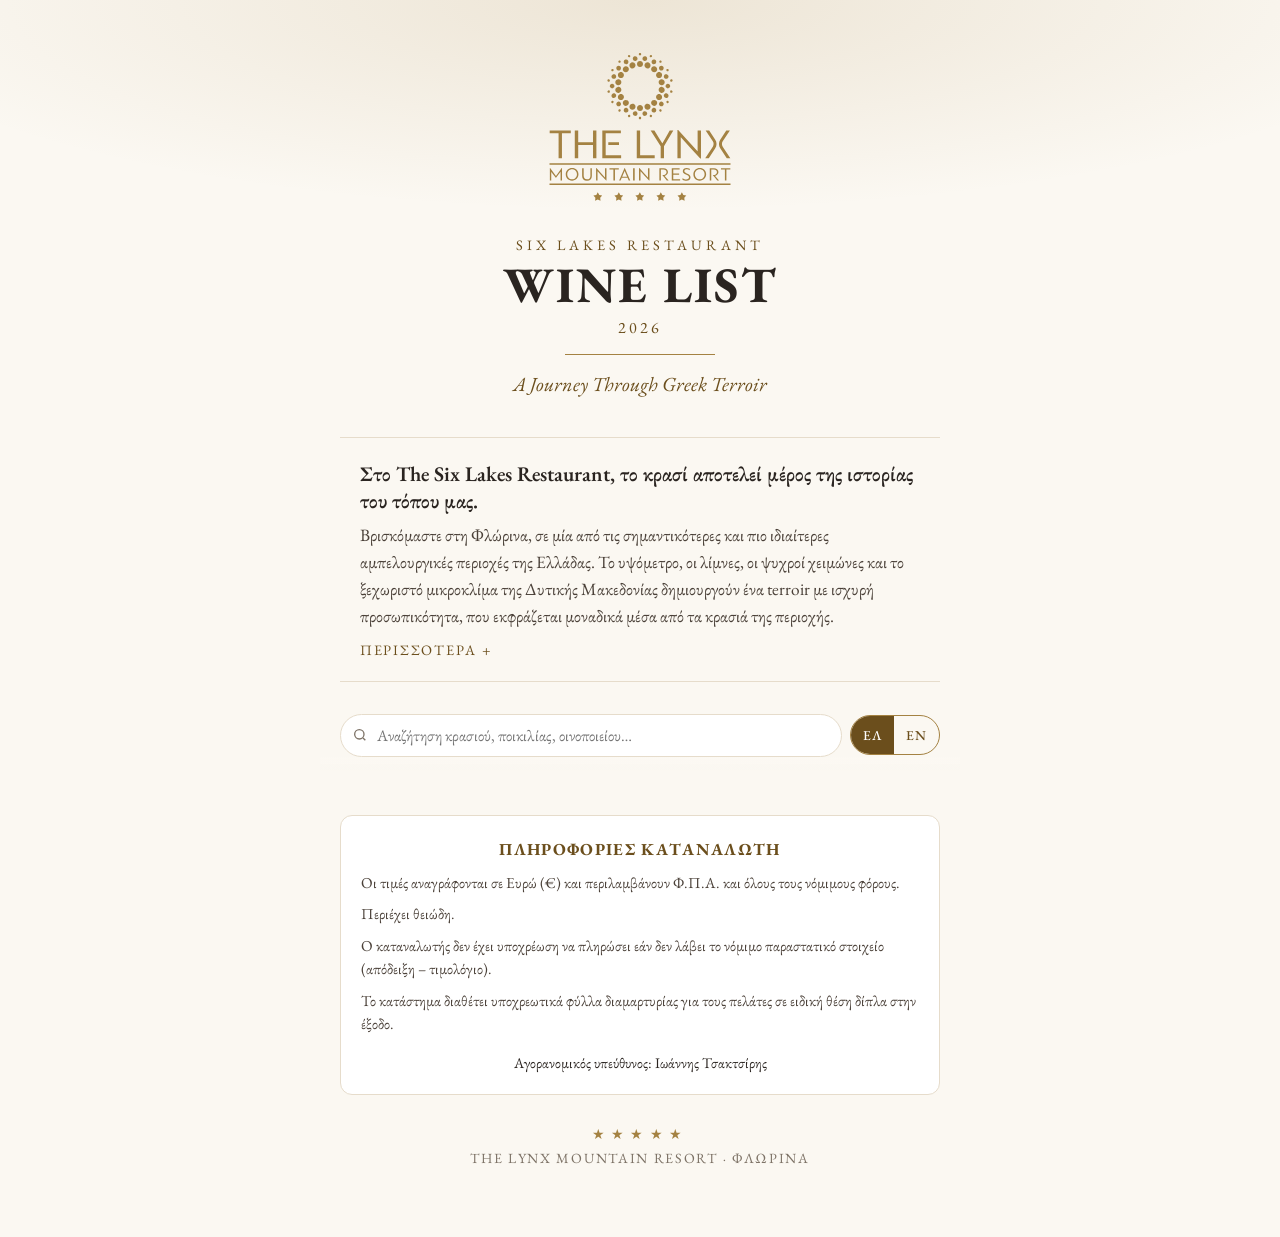
<file: tools/wine_template.html>
<!DOCTYPE html>
<html lang="el">
<head>
<meta charset="UTF-8">
<meta name="viewport" content="width=device-width, initial-scale=1">
<title>Wine List 2026 · Six Lakes Restaurant · The Lynx Mountain Resort</title>
<link href="../assets/fonts.css" rel="stylesheet">
<style>
  :root{
    --gold:#A48242; --gold-deep:#6B4E1C; --wine:#5a1f2b; --ink:#2a2420;
    --paper:#fbf8f2; --line:#e6dccb; --muted:#7d7266;
  }
  *{box-sizing:border-box;margin:0;padding:0}
  html{scroll-behavior:smooth}
  body{background:var(--paper);color:var(--ink);font-family:'EB Garamond',serif;font-weight:400;-webkit-font-smoothing:antialiased}
  .wrap{max-width:640px;margin:0 auto;padding:0 20px 70px}

  /* Hero */
  .hero{text-align:center;padding:46px 20px 34px;background:
      radial-gradient(90% 70% at 50% 0%, rgba(164,130,66,.16), transparent 70%);}
  .hero .logo{width:190px;height:auto;display:block;margin:0 auto}
  .hero .resort{margin-top:10px;font-size:.7rem;letter-spacing:.32em;color:var(--gold-deep);text-transform:uppercase}
  .hero .rest{margin-top:30px;font-size:.9rem;letter-spacing:.28em;color:var(--gold-deep);text-transform:uppercase}
  .hero h1{font-family:'EB Garamond',serif;font-weight:700;font-size:3.1rem;letter-spacing:.04em;line-height:1;margin-top:6px}
  .hero .year{margin-top:8px;color:var(--gold-deep);font-size:1rem;letter-spacing:.2em}
  .hero .rule{width:150px;height:1px;background:var(--gold);margin:16px auto}
  .hero .tag{font-family:'EB Garamond',serif;font-style:italic;font-size:1.25rem;color:var(--gold-deep)}

  /* Language */
  .tools{display:flex;gap:8px;align-items:center;margin:10px 20px 0}
  .lang{flex:none;display:flex;border:1px solid var(--gold);border-radius:20px;overflow:hidden;background:var(--paper)}
  .lang button{border:0;background:none;padding:10px 12px;font:500 .85rem 'EB Garamond',serif;letter-spacing:.08em;color:var(--gold-deep);cursor:pointer}
  .lang button.on{background:var(--gold-deep);color:#fff}

  /* Welcome */
  .welcome{margin:6px 0 10px;padding:22px 20px;border-top:1px solid var(--line);border-bottom:1px solid var(--line)}
  .welcome h3{font-family:'EB Garamond',serif;font-size:1.3rem;font-weight:600;margin-bottom:8px}
  .welcome p{font-family:'EB Garamond',serif;font-size:1.08rem;line-height:1.55;color:#4a4038;margin-top:8px}
  .welcome details summary{cursor:pointer;color:var(--gold-deep);font-size:.9rem;letter-spacing:.12em;text-transform:uppercase;margin-top:10px;list-style:none}
  .welcome details summary::-webkit-details-marker{display:none}

  /* Nav */
  nav{position:sticky;top:0;z-index:10;background:linear-gradient(var(--paper) 82%, rgba(251,248,242,0));padding:12px 0 14px;margin:0 -20px;}
  .tabs{display:flex;gap:8px;overflow-x:auto;padding:0 20px;scrollbar-width:none}
  .tabs::-webkit-scrollbar{display:none}
  .tabs a{flex:none;text-decoration:none;color:var(--ink);font-size:.9rem;letter-spacing:.08em;text-transform:uppercase;padding:8px 14px;border:1px solid var(--line);border-radius:22px;background:#fff;white-space:nowrap}
  .tabs a.on{background:var(--wine);border-color:var(--wine);color:#fff}
  .search{flex:1;position:relative}
  .search input{width:100%;padding:10px 14px 10px 36px;border:1px solid var(--line);border-radius:22px;background:#fff;font:400 1rem 'EB Garamond',serif;color:var(--ink);outline:none}
  .search input:focus{border-color:var(--gold)}
  .search svg{position:absolute;left:12px;top:50%;transform:translateY(-50%);width:16px;height:16px;stroke:var(--muted)}

  /* Sections */
  section{padding-top:26px;scroll-margin-top:110px}
  .sec-title{text-align:center;margin-bottom:6px}
  .sec-title .gr{font-family:'EB Garamond',serif;font-weight:700;font-size:1.55rem;letter-spacing:.06em;text-transform:uppercase}
  .sec-title .orn{color:var(--gold);letter-spacing:.5em;font-size:.7rem;margin-top:4px}
  .sub{display:flex;align-items:flex-end;justify-content:space-between;gap:12px;margin:26px 0 4px;padding-bottom:8px;border-bottom:1px solid var(--gold)}
  .sub h4{font-family:'EB Garamond',serif;font-style:italic;font-weight:500;font-size:1.25rem;color:var(--gold-deep);line-height:1.2}
  .sub .cols{display:flex;gap:14px;font-size:.76rem;color:var(--gold-deep);text-align:center;letter-spacing:.04em;flex:none}
  .sub .cols span{width:54px}

  .wine{display:flex;gap:12px;padding:16px 0;border-bottom:1px solid var(--line)}
  .wine .code{flex:none;width:34px;font-family:'EB Garamond',serif;font-size:1rem;color:var(--gold-deep);padding-top:2px}
  .wine .body{flex:1;min-width:0}
  .wine .name{font-family:'EB Garamond',serif;font-size:1.22rem;font-weight:600;line-height:1.25}
  .wine .prod{font-family:'EB Garamond',serif;font-size:1.05rem;color:var(--gold-deep);margin-top:1px}
  .wine .grapes{font-size:.8rem;letter-spacing:.06em;color:var(--muted);margin-top:6px;line-height:1.5}
  .wine .desc{font-size:1rem;line-height:1.45;color:#463c34;margin-top:5px}
  .wine .prices{flex:none;display:flex;gap:14px;text-align:center;padding-top:3px}
  .wine .prices div{width:54px;font-weight:600;font-size:1.12rem}
  .wine .prices small{display:block;font-size:.66rem;color:var(--muted);letter-spacing:.06em;font-weight:400;text-transform:uppercase}
  .hidden{display:none!important}
  .empty{text-align:center;color:var(--muted);padding:40px 0;font-style:italic}

  .vint{font-size:.92rem;color:var(--muted);font-style:italic;margin-top:12px;text-align:center}

  /* Info */
  .info{margin-top:44px;padding:22px 20px;background:#fff;border:1px solid var(--line);border-radius:12px}
  .info h5{font-family:'EB Garamond',serif;font-size:1.05rem;letter-spacing:.08em;text-transform:uppercase;text-align:center;color:var(--gold-deep);margin-bottom:12px}
  .info p{font-size:.95rem;line-height:1.55;color:#4a4038;margin-top:8px}
  .info .resp{text-align:center;margin-top:16px;font-size:.92rem}
  footer{text-align:center;margin-top:30px;color:var(--muted);font-size:.88rem;letter-spacing:.12em}
  footer .stars{color:var(--gold);letter-spacing:.45em;margin-bottom:6px}

  @media (max-width:420px){
    .hero h1{font-size:2.5rem}
    .wine .prices{gap:6px}.wine .prices div,.sub .cols span{width:46px}
    .sub .cols{gap:6px}
    .wine .code{width:28px;font-size:.92rem}
  }
</style>
</head>
<body>


<header class="hero">
  <img class="logo" src="../assets/lynx-logo.svg" alt="The Lynx Mountain Resort">
  <div class="rest">Six Lakes Restaurant</div>
  <h1>WINE LIST</h1>
  <div class="year">2026</div>
  <div class="rule"></div>
  <div class="tag">A Journey Through Greek Terroir</div>
</header>

<div class="wrap">

  <div class="welcome">
    <div data-gr>
      <h3>Στο The Six Lakes Restaurant, το κρασί αποτελεί μέρος της ιστορίας του τόπου μας.</h3>
      <p>Βρισκόμαστε στη Φλώρινα, σε μία από τις σημαντικότερες και πιο ιδιαίτερες αμπελουργικές περιοχές της Ελλάδας. Το υψόμετρο, οι λίμνες, οι ψυχροί χειμώνες και το ξεχωριστό μικροκλίμα της Δυτικής Μακεδονίας δημιουργούν ένα terroir με ισχυρή προσωπικότητα, που εκφράζεται μοναδικά μέσα από τα κρασιά της περιοχής.</p>
      <details><summary>Περισσότερα +</summary>
        <p>Η Wine List μας ξεκινά, φυσικά, από τη Φλώρινα και το Αμύνταιο, με ιδιαίτερη αναφορά στο Ξινόμαυρο, αλλά ταξιδεύει στη συνέχεια σε σημαντικούς αμπελώνες και οινοποιούς από ολόκληρη την Ελλάδα.</p>
        <p>Από το Ασύρτικο της Σαντορίνης και τις γηγενείς ποικιλίες της Βόρειας Ελλάδας μέχρι σπάνιες και επιλεγμένες ετικέτες και εμβληματικά κρασιά του σύγχρονου ελληνικού αμπελώνα, κάθε επιλογή έχει τη δική της θέση και ιστορία.</p>
        <p>Η φιλοσοφία μας είναι απλή: να σας προσφέρουμε όχι απλώς ένα κρασί, αλλά έναν τόπο, έναν άνθρωπο και μία ιστορία μέσα σε κάθε ποτήρι.</p>
        <p>Καλώς ήρθατε στο δικό μας ταξίδι μέσα από το ελληνικό terroir.</p>
      </details>
    </div>
    <div data-en class="hidden">
      <h3>At The Six Lakes Restaurant, wine is part of the story of our land.</h3>
      <p>We are in Florina, one of Greece’s most distinctive wine regions. Altitude, lakes, cold winters and the unique climate of Western Macedonia create a remarkable terroir, expressed through wines of character and identity.</p>
      <details><summary>More +</summary>
        <p>Our Wine List naturally begins with Florina and Amyndeon, with a special place for Xinomavro, before continuing its journey through some of Greece’s most important vineyards and winemakers.</p>
        <p>From Santorini’s Assyrtiko and the indigenous varieties of Northern Greece to rare and carefully selected labels and iconic expressions of contemporary Greek winemaking, every bottle has been chosen to tell its own story.</p>
        <p>Our philosophy is simple: to offer you not simply a wine, but a place, a person and a story in every glass.</p>
        <p>Welcome to our journey through Greek terroir.</p>
      </details>
    </div>
  </div>

  <nav>
    <div class="tabs" id="tabs"></div>
    <div class="tools">
    <div class="search">
      <svg viewBox="0 0 24 24" fill="none" stroke-width="2"><circle cx="11" cy="11" r="7"/><path d="M20 20l-3.5-3.5"/></svg>
      <input id="q" type="search" placeholder="Αναζήτηση κρασιού, ποικιλίας, οινοποιείου…">
    </div>
    <div class="lang"><button data-l="gr" class="on">ΕΛ</button><button data-l="en">EN</button></div>
    </div>
  </nav>

  <main id="list"></main>
  <div id="empty" class="empty hidden"></div>

  <div class="info">
    <h5 data-gr>Πληροφορίες καταναλωτή</h5><h5 data-en class="hidden">Guest information</h5>
    <p data-gr>Οι τιμές αναγράφονται σε Ευρώ (€) και περιλαμβάνουν Φ.Π.Α. και όλους τους νόμιμους φόρους.</p>
    <p data-en class="hidden">All prices are in Euro (€) and include VAT and all applicable taxes.</p>
    <p data-gr>Περιέχει θειώδη.</p><p data-en class="hidden">Contains sulphites.</p>
    <p data-gr>Ο καταναλωτής δεν έχει υποχρέωση να πληρώσει εάν δεν λάβει το νόμιμο παραστατικό στοιχείο (απόδειξη – τιμολόγιο).</p>
    <p data-en class="hidden">Consumer is not obliged to pay if the notice of payment (receipt – invoice) has not been received.</p>
    <p data-gr>Το κατάστημα διαθέτει υποχρεωτικά φύλλα διαμαρτυρίας για τους πελάτες σε ειδική θέση δίπλα στην έξοδο.</p>
    <p data-en class="hidden">The establishment is required to provide complaint forms for customers in a designated location next to the exit.</p>
    <div class="resp"><span data-gr>Αγορανομικός υπεύθυνος: Ιωάννης Τσακτσίρης</span><span data-en class="hidden">Person responsible for regulatory compliance: Ioannis Tsaktsiris</span></div>
  </div>

  <footer>
    <div class="stars">★★★★★</div>
    THE LYNX MOUNTAIN RESORT · <span data-gr>ΦΛΩΡΙΝΑ</span><span data-en class="hidden">FLORINA</span>
  </footer>
</div>

<script>
const WINES = __DATA__;

const SECTIONS = [
  {id:'glass',     gr:'Κρασιά σε ποτήρι',                 en:'Wines by the Glass'},
  {id:'white',     gr:'Λευκά',                            en:'White Wines'},
  {id:'rose',      gr:'Ροζέ',                             en:'Rosé Wines'},
  {id:'red',       gr:'Ερυθρά',                           en:'Red Wines'},
  {id:'prestige',  gr:'Σπάνιες & Επιλεγμένες Ετικέτες',   en:'Prestige Wines'},
  {id:'champagne', gr:'Σαμπάνια & Εμβληματικοί Αφρώδεις', en:'Champagne & Iconic Sparkling'}
];
const T = {
  gr:{glass:'Ποτήρι',bottle:'Φιάλη',search:'Αναζήτηση κρασιού, ποικιλίας, οινοποιείου…',none:'Δεν βρέθηκε κρασί.',vint:'Οι σοδειές ενδέχεται να διαφοροποιηθούν ανάλογα με τη διαθεσιμότητα.'},
  en:{glass:'Glass',bottle:'Bottle',search:'Search wine, grape, winery…',none:'No wine found.',vint:'Vintages may vary subject to availability.'}
};
let lang = 'gr';
try{ lang = localStorage.getItem('lynxLang') || 'gr'; }catch(e){}

const esc = s => (s||'').replace(/[&<>"]/g,c=>({'&':'&amp;','<':'&lt;','>':'&gt;','"':'&quot;'}[c]));
const norm = s => (s||'').normalize('NFD').replace(/[̀-ͯ]/g,'').toLowerCase();

function render(){
  const L = lang, t = T[L];
  document.documentElement.lang = L==='gr'?'el':'en';
  document.querySelectorAll('[data-gr]').forEach(e=>e.classList.toggle('hidden',L!=='gr'));
  document.querySelectorAll('[data-en]').forEach(e=>e.classList.toggle('hidden',L!=='en'));
  document.querySelectorAll('.lang button').forEach(b=>b.classList.toggle('on',b.dataset.l===L));
  document.getElementById('q').placeholder = t.search;
  document.getElementById('empty').textContent = t.none;
  document.getElementById('tabs').innerHTML = SECTIONS.map(s=>`<a href="#${s.id}" data-s="${s.id}">${s[L]}</a>`).join('');

  let html='';
  SECTIONS.forEach(sec=>{
    const items = WINES.filter(w=>w.section===sec.id);
    html += `<section id="${sec.id}"><div class="sec-title"><div class="gr">${sec[L]}</div><div class="orn">◆ ◆ ◆</div></div>`;
    let lastSub = '__';
    items.forEach((w,i)=>{
      const subKey = w.sub ? w.sub.join('|') : null;
      if(subKey!==lastSub){
        const isGlass = sec.id==='glass';
        const sz = w.sizes || ['','750 ml'];
        const cols = isGlass
          ? `<div class="cols"><span>${t.glass}<br>${sz[0]}</span><span>${t.bottle}<br>${sz[1]}</span></div>`
          : `<div class="cols"><span>${t.bottle}<br>750 ml</span></div>`;
        const title = w.sub ? (L==='gr'?w.sub[0]:w.sub[1]) : '';
        html += `<div class="sub" data-subhead><h4>${esc(title)}</h4>${cols}</div>`;
        lastSub = subKey;
      }
      const name = L==='gr'?w.name_gr:w.name_en, prod = L==='gr'?w.prod_gr:w.prod_en;
      const hay = norm([w.code,w.name_gr,w.name_en,w.prod_gr,w.prod_en,w.grapes_gr,w.grapes_en,w.desc_gr,w.desc_en].join(' '));
      const prices = w.glass!=null
        ? `<div>€${w.glass}</div><div>€${w.bottle}</div>`
        : `<div>€${w.bottle}</div>`;
      html += `<div class="wine" data-hay="${esc(hay)}">
        <div class="code">${w.code}.</div>
        <div class="body">
          <div class="name">${esc(name)}</div>
          ${prod?`<div class="prod">${esc(prod)}</div>`:''}
          <div class="grapes">${esc(L==='gr'?w.grapes_gr:w.grapes_en)}</div>
          <div class="desc">${esc(L==='gr'?w.desc_gr:w.desc_en)}</div>
        </div>
        <div class="prices">${prices}</div>
      </div>`;
    });
    if(sec.id==='prestige') html += `<div class="vint">${t.vint}</div>`;
    html += `</section>`;
  });
  document.getElementById('list').innerHTML = html;
  filter();
  spy();
}

function filter(){
  const q = norm(document.getElementById('q').value.trim());
  let shown=0;
  document.querySelectorAll('section').forEach(sec=>{
    let secShown=0, sub=null, subShown=0;
    const flush=()=>{ if(sub) sub.classList.toggle('hidden',subShown===0); };
    sec.querySelectorAll('[data-subhead], .wine').forEach(el=>{
      if(el.hasAttribute('data-subhead')){ flush(); sub=el; subShown=0; return; }
      const ok = !q || el.dataset.hay.includes(q);
      el.classList.toggle('hidden',!ok);
      if(ok){secShown++;subShown++;shown++;}
    });
    flush();
    sec.classList.toggle('hidden',secShown===0);
  });
  document.getElementById('empty').classList.toggle('hidden',shown>0);
}

function spy(){
  const tabs=[...document.querySelectorAll('.tabs a')];
  const secs=[...document.querySelectorAll('section')];
  const on=()=>{
    let cur=secs[0]&&secs[0].id;
    secs.forEach(s=>{ if(!s.classList.contains('hidden') && s.getBoundingClientRect().top<140) cur=s.id; });
    tabs.forEach(a=>{
      const act=a.dataset.s===cur; a.classList.toggle('on',act);
      if(act){ const p=a.parentElement; const l=a.offsetLeft-p.clientWidth/2+a.clientWidth/2; if(Math.abs(p.scrollLeft-l)>40) p.scrollTo({left:l,behavior:'smooth'}); }
    });
  };
  window.onscroll=on; on();
}

document.getElementById('q').addEventListener('input',filter);
document.querySelectorAll('.lang button').forEach(b=>b.onclick=()=>{
  lang=b.dataset.l; try{localStorage.setItem('lynxLang',lang);}catch(e){} render();
});
render();
</script>
</body>
</html>
</file>
<file: assets/fonts.css>
/* EB Garamond (SIL Open Font License) – ελληνικά & λατινικά */
/* eb-garamond-greek-400-normal */
@font-face {
  font-family: 'EB Garamond';
  font-style: normal;
  font-display: swap;
  font-weight: 400;
  src: url(fonts/eb-garamond-greek-400-normal.woff2) format('woff2');
  unicode-range: U+0370-0377,U+037A-037F,U+0384-038A,U+038C,U+038E-03A1,U+03A3-03FF;
}
/* eb-garamond-latin-400-normal */
@font-face {
  font-family: 'EB Garamond';
  font-style: normal;
  font-display: swap;
  font-weight: 400;
  src: url(fonts/eb-garamond-latin-400-normal.woff2) format('woff2');
  unicode-range: U+0000-00FF,U+0131,U+0152-0153,U+02BB-02BC,U+02C6,U+02DA,U+02DC,U+0304,U+0308,U+0329,U+2000-206F,U+20AC,U+2122,U+2191,U+2193,U+2212,U+2215,U+FEFF,U+FFFD;
}
/* eb-garamond-greek-500-normal */
@font-face {
  font-family: 'EB Garamond';
  font-style: normal;
  font-display: swap;
  font-weight: 500;
  src: url(fonts/eb-garamond-greek-500-normal.woff2) format('woff2');
  unicode-range: U+0370-0377,U+037A-037F,U+0384-038A,U+038C,U+038E-03A1,U+03A3-03FF;
}
/* eb-garamond-latin-500-normal */
@font-face {
  font-family: 'EB Garamond';
  font-style: normal;
  font-display: swap;
  font-weight: 500;
  src: url(fonts/eb-garamond-latin-500-normal.woff2) format('woff2');
  unicode-range: U+0000-00FF,U+0131,U+0152-0153,U+02BB-02BC,U+02C6,U+02DA,U+02DC,U+0304,U+0308,U+0329,U+2000-206F,U+20AC,U+2122,U+2191,U+2193,U+2212,U+2215,U+FEFF,U+FFFD;
}
/* eb-garamond-greek-600-normal */
@font-face {
  font-family: 'EB Garamond';
  font-style: normal;
  font-display: swap;
  font-weight: 600;
  src: url(fonts/eb-garamond-greek-600-normal.woff2) format('woff2');
  unicode-range: U+0370-0377,U+037A-037F,U+0384-038A,U+038C,U+038E-03A1,U+03A3-03FF;
}
/* eb-garamond-latin-600-normal */
@font-face {
  font-family: 'EB Garamond';
  font-style: normal;
  font-display: swap;
  font-weight: 600;
  src: url(fonts/eb-garamond-latin-600-normal.woff2) format('woff2');
  unicode-range: U+0000-00FF,U+0131,U+0152-0153,U+02BB-02BC,U+02C6,U+02DA,U+02DC,U+0304,U+0308,U+0329,U+2000-206F,U+20AC,U+2122,U+2191,U+2193,U+2212,U+2215,U+FEFF,U+FFFD;
}
/* eb-garamond-greek-700-normal */
@font-face {
  font-family: 'EB Garamond';
  font-style: normal;
  font-display: swap;
  font-weight: 700;
  src: url(fonts/eb-garamond-greek-700-normal.woff2) format('woff2');
  unicode-range: U+0370-0377,U+037A-037F,U+0384-038A,U+038C,U+038E-03A1,U+03A3-03FF;
}
/* eb-garamond-latin-700-normal */
@font-face {
  font-family: 'EB Garamond';
  font-style: normal;
  font-display: swap;
  font-weight: 700;
  src: url(fonts/eb-garamond-latin-700-normal.woff2) format('woff2');
  unicode-range: U+0000-00FF,U+0131,U+0152-0153,U+02BB-02BC,U+02C6,U+02DA,U+02DC,U+0304,U+0308,U+0329,U+2000-206F,U+20AC,U+2122,U+2191,U+2193,U+2212,U+2215,U+FEFF,U+FFFD;
}
/* eb-garamond-greek-400-italic */
@font-face {
  font-family: 'EB Garamond';
  font-style: italic;
  font-display: swap;
  font-weight: 400;
  src: url(fonts/eb-garamond-greek-400-italic.woff2) format('woff2');
  unicode-range: U+0370-0377,U+037A-037F,U+0384-038A,U+038C,U+038E-03A1,U+03A3-03FF;
}
/* eb-garamond-latin-400-italic */
@font-face {
  font-family: 'EB Garamond';
  font-style: italic;
  font-display: swap;
  font-weight: 400;
  src: url(fonts/eb-garamond-latin-400-italic.woff2) format('woff2');
  unicode-range: U+0000-00FF,U+0131,U+0152-0153,U+02BB-02BC,U+02C6,U+02DA,U+02DC,U+0304,U+0308,U+0329,U+2000-206F,U+20AC,U+2122,U+2191,U+2193,U+2212,U+2215,U+FEFF,U+FFFD;
}
/* eb-garamond-greek-500-italic */
@font-face {
  font-family: 'EB Garamond';
  font-style: italic;
  font-display: swap;
  font-weight: 500;
  src: url(fonts/eb-garamond-greek-500-italic.woff2) format('woff2');
  unicode-range: U+0370-0377,U+037A-037F,U+0384-038A,U+038C,U+038E-03A1,U+03A3-03FF;
}
/* eb-garamond-latin-500-italic */
@font-face {
  font-family: 'EB Garamond';
  font-style: italic;
  font-display: swap;
  font-weight: 500;
  src: url(fonts/eb-garamond-latin-500-italic.woff2) format('woff2');
  unicode-range: U+0000-00FF,U+0131,U+0152-0153,U+02BB-02BC,U+02C6,U+02DA,U+02DC,U+0304,U+0308,U+0329,U+2000-206F,U+20AC,U+2122,U+2191,U+2193,U+2212,U+2215,U+FEFF,U+FFFD;
}
/* eb-garamond-greek-600-italic */
@font-face {
  font-family: 'EB Garamond';
  font-style: italic;
  font-display: swap;
  font-weight: 600;
  src: url(fonts/eb-garamond-greek-600-italic.woff2) format('woff2');
  unicode-range: U+0370-0377,U+037A-037F,U+0384-038A,U+038C,U+038E-03A1,U+03A3-03FF;
}
/* eb-garamond-latin-600-italic */
@font-face {
  font-family: 'EB Garamond';
  font-style: italic;
  font-display: swap;
  font-weight: 600;
  src: url(fonts/eb-garamond-latin-600-italic.woff2) format('woff2');
  unicode-range: U+0000-00FF,U+0131,U+0152-0153,U+02BB-02BC,U+02C6,U+02DA,U+02DC,U+0304,U+0308,U+0329,U+2000-206F,U+20AC,U+2122,U+2191,U+2193,U+2212,U+2215,U+FEFF,U+FFFD;
}
/* eb-garamond-greek-700-italic */
@font-face {
  font-family: 'EB Garamond';
  font-style: italic;
  font-display: swap;
  font-weight: 700;
  src: url(fonts/eb-garamond-greek-700-italic.woff2) format('woff2');
  unicode-range: U+0370-0377,U+037A-037F,U+0384-038A,U+038C,U+038E-03A1,U+03A3-03FF;
}
/* eb-garamond-latin-700-italic */
@font-face {
  font-family: 'EB Garamond';
  font-style: italic;
  font-display: swap;
  font-weight: 700;
  src: url(fonts/eb-garamond-latin-700-italic.woff2) format('woff2');
  unicode-range: U+0000-00FF,U+0131,U+0152-0153,U+02BB-02BC,U+02C6,U+02DA,U+02DC,U+0304,U+0308,U+0329,U+2000-206F,U+20AC,U+2122,U+2191,U+2193,U+2212,U+2215,U+FEFF,U+FFFD;
}
</file>
